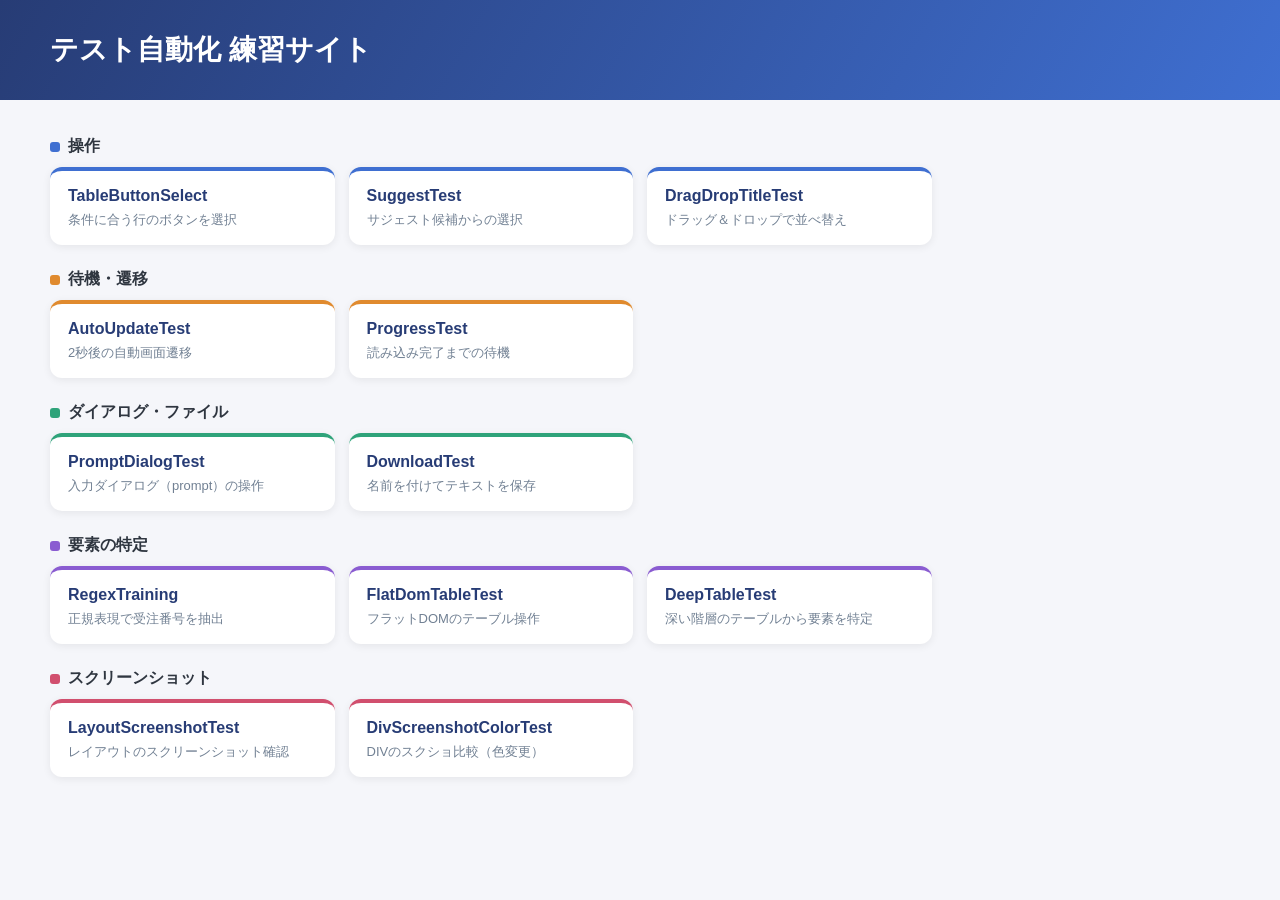
<file: index.html>
<!DOCTYPE html>
<html lang="ja">
<head>
  <meta charset="UTF-8">
  <meta name="viewport" content="width=device-width, initial-scale=1">
  <title>ホームページ</title>
  <link rel="stylesheet" href="assets/common.css">
  <style>
    .hero {
      background: linear-gradient(120deg, #273c75, #3f6fd1);
      color: #fff;
      padding: 32px 40px;
    }
    .hero .page-title {
      margin: 0;
      font-size: 28px;
      max-width: 1180px;
      margin: 0 auto;
    }
    .wrap {
      max-width: 1180px;
      margin: 0 auto;
      padding: 12px 40px 40px;
    }
    .category-title {
      display: flex;
      align-items: center;
      gap: 8px;
      margin: 24px 0 10px;
      font-size: 16px;
    }
    .category-title::before {
      content: "";
      width: 10px;
      height: 10px;
      border-radius: 3px;
      background: var(--cat-color);
    }
    .card-container {
      display: grid;
      grid-template-columns: repeat(auto-fill, minmax(240px, 1fr));
      gap: 14px;
    }
    .card {
      position: relative;
      background: #fff;
      border-radius: 12px;
      padding: 16px 18px;
      box-shadow: var(--shadow);
      border-top: 4px solid var(--cat-color);
      transition: transform 0.2s, box-shadow 0.2s;
    }
    .card:hover {
      transform: translateY(-3px);
      box-shadow: 0 8px 16px rgba(0, 0, 0, 0.12);
    }
    .card a {
      color: var(--primary);
      font-weight: bold;
      font-size: 16px;
      text-decoration: none;
      word-break: break-all;
    }
    /* カード全体をクリック可能にする */
    .card a::after {
      content: "";
      position: absolute;
      inset: 0;
    }
    .card-desc {
      margin: 6px 0 0;
      font-size: 13px;
      color: var(--muted);
    }
    @media (max-width: 600px) {
      .hero { padding: 24px 16px; }
      .wrap { padding: 8px 16px 32px; }
    }
  </style>
</head>
<body>
  <header class="hero">
    <h1 class="page-title" id="pageTitle">テスト自動化 練習サイト</h1>
  </header>

  <main class="wrap">
    <!-- カードは assets/site.js のページ一覧から生成されます -->
    <div id="indexCards"></div>
  </main>

  <script src="assets/site.js"></script>
</body>
</html>
</file>
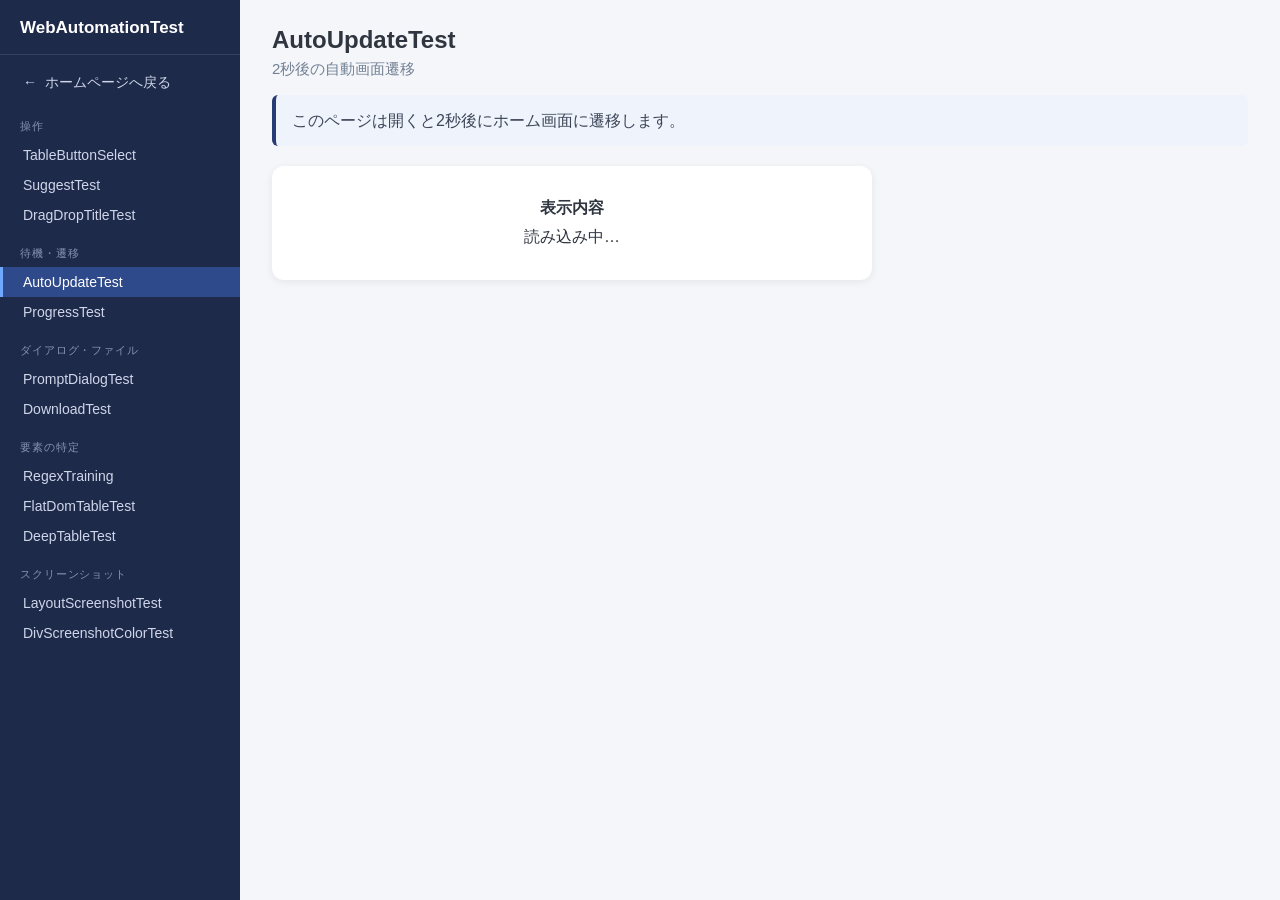
<file: AutoUpdateTest.html>
<!DOCTYPE html>
<html lang="ja">
<head>
  <meta charset="UTF-8">
  <meta name="viewport" content="width=device-width, initial-scale=1">
  <title>自動更新テスト</title>
  <link rel="stylesheet" href="assets/common.css">
  <style>
    main { max-width: 600px; margin: 0; padding: 0; }
    .card { background: #fff; border-radius: 12px; padding: 2rem; text-align: center; box-shadow: var(--shadow); }
    .card-label { font-weight: bold; margin-bottom: .5rem; }
  </style>
</head>
<body>
<div class="app">
  <aside class="sidebar" id="sidebar"></aside>
  <script src="assets/site.js"></script>

  <div class="content">
  <div class="page-head">
    <h1 class="page-title" id="pageTitle">AutoUpdateTest<span class="page-subtitle">2秒後の自動画面遷移</span></h1>
  </div>

  <p class="page-explain">このページは開くと2秒後にホーム画面に遷移します。</p>

  <main>
    <div class="card">
      <div class="card-label">表示内容</div>
      <div id="displayText">読み込み中…</div>
    </div>
  </main>

  <script>
    // ページ読み込み後2秒でホーム画面へ遷移
    setTimeout(() => {
      window.location.href = "index.html";
    }, 2000);
  </script>
  </div>
</div>
</body>
</html>
</file>
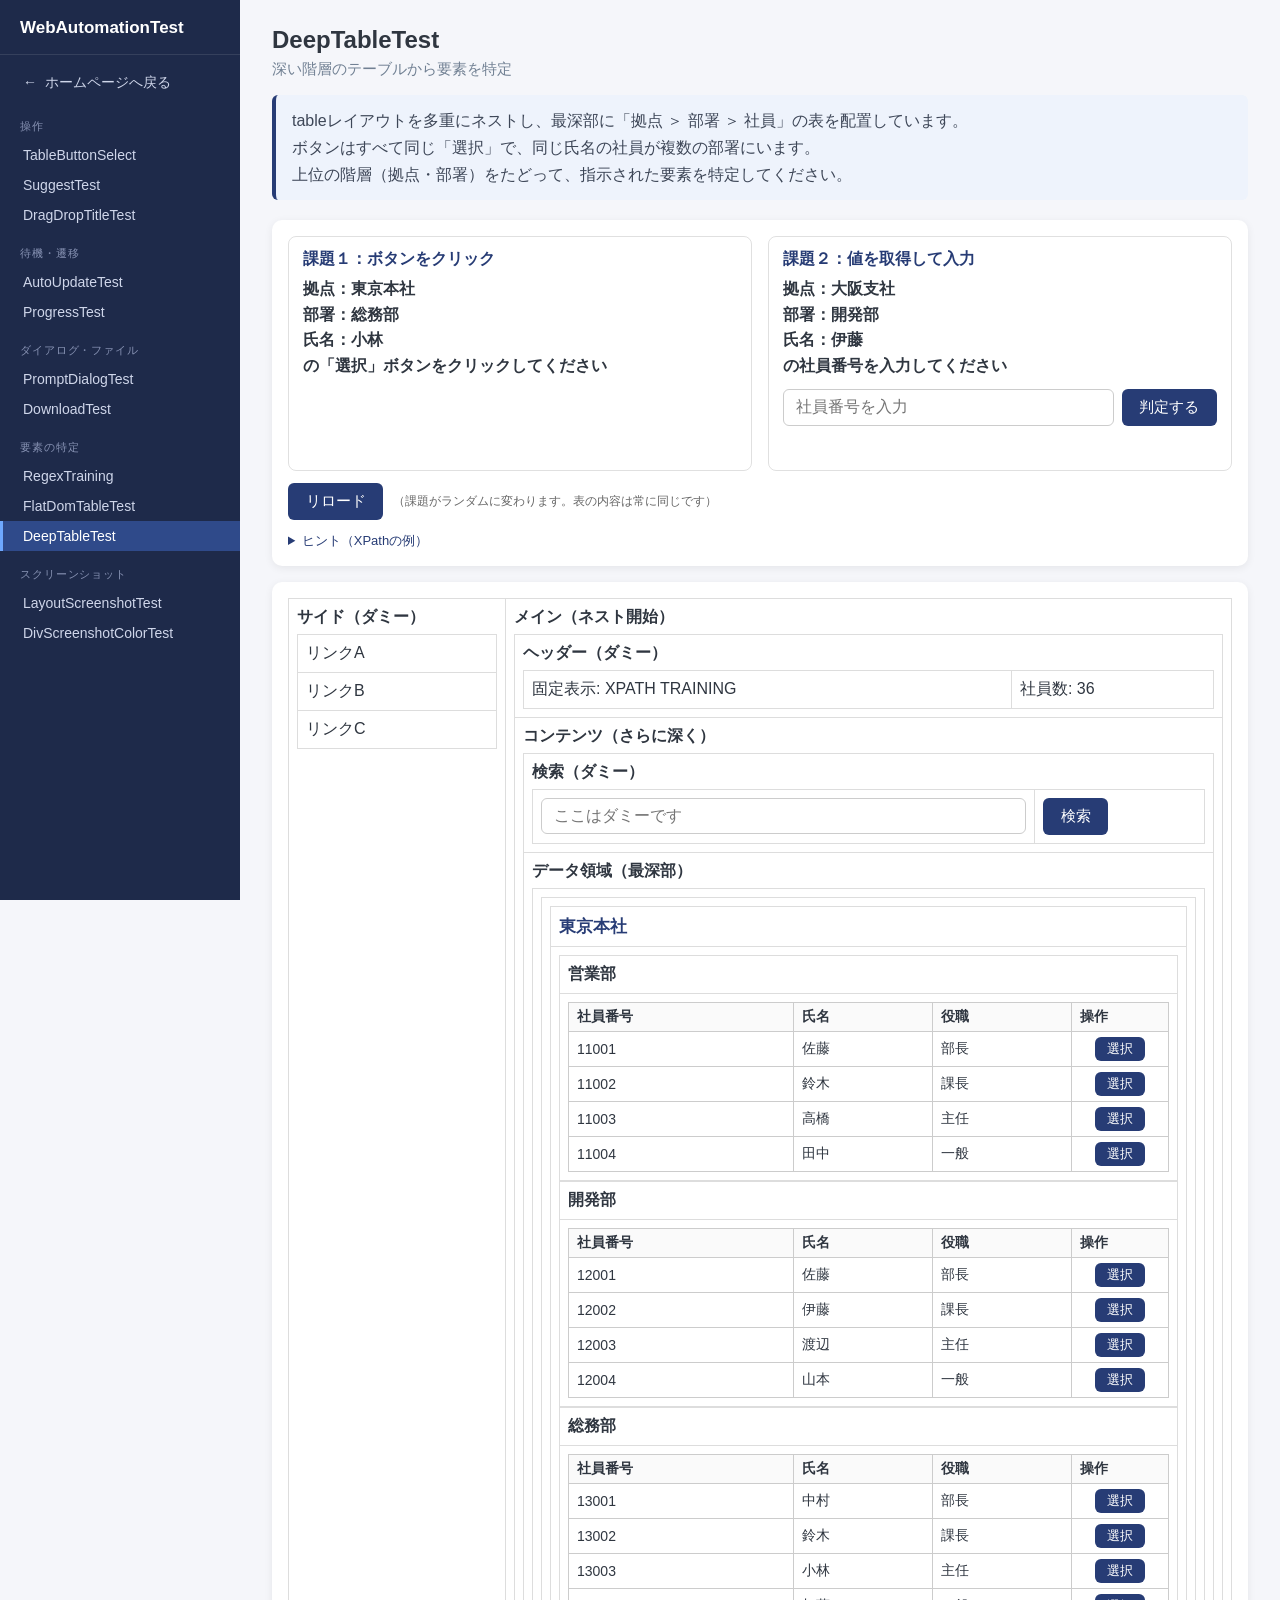
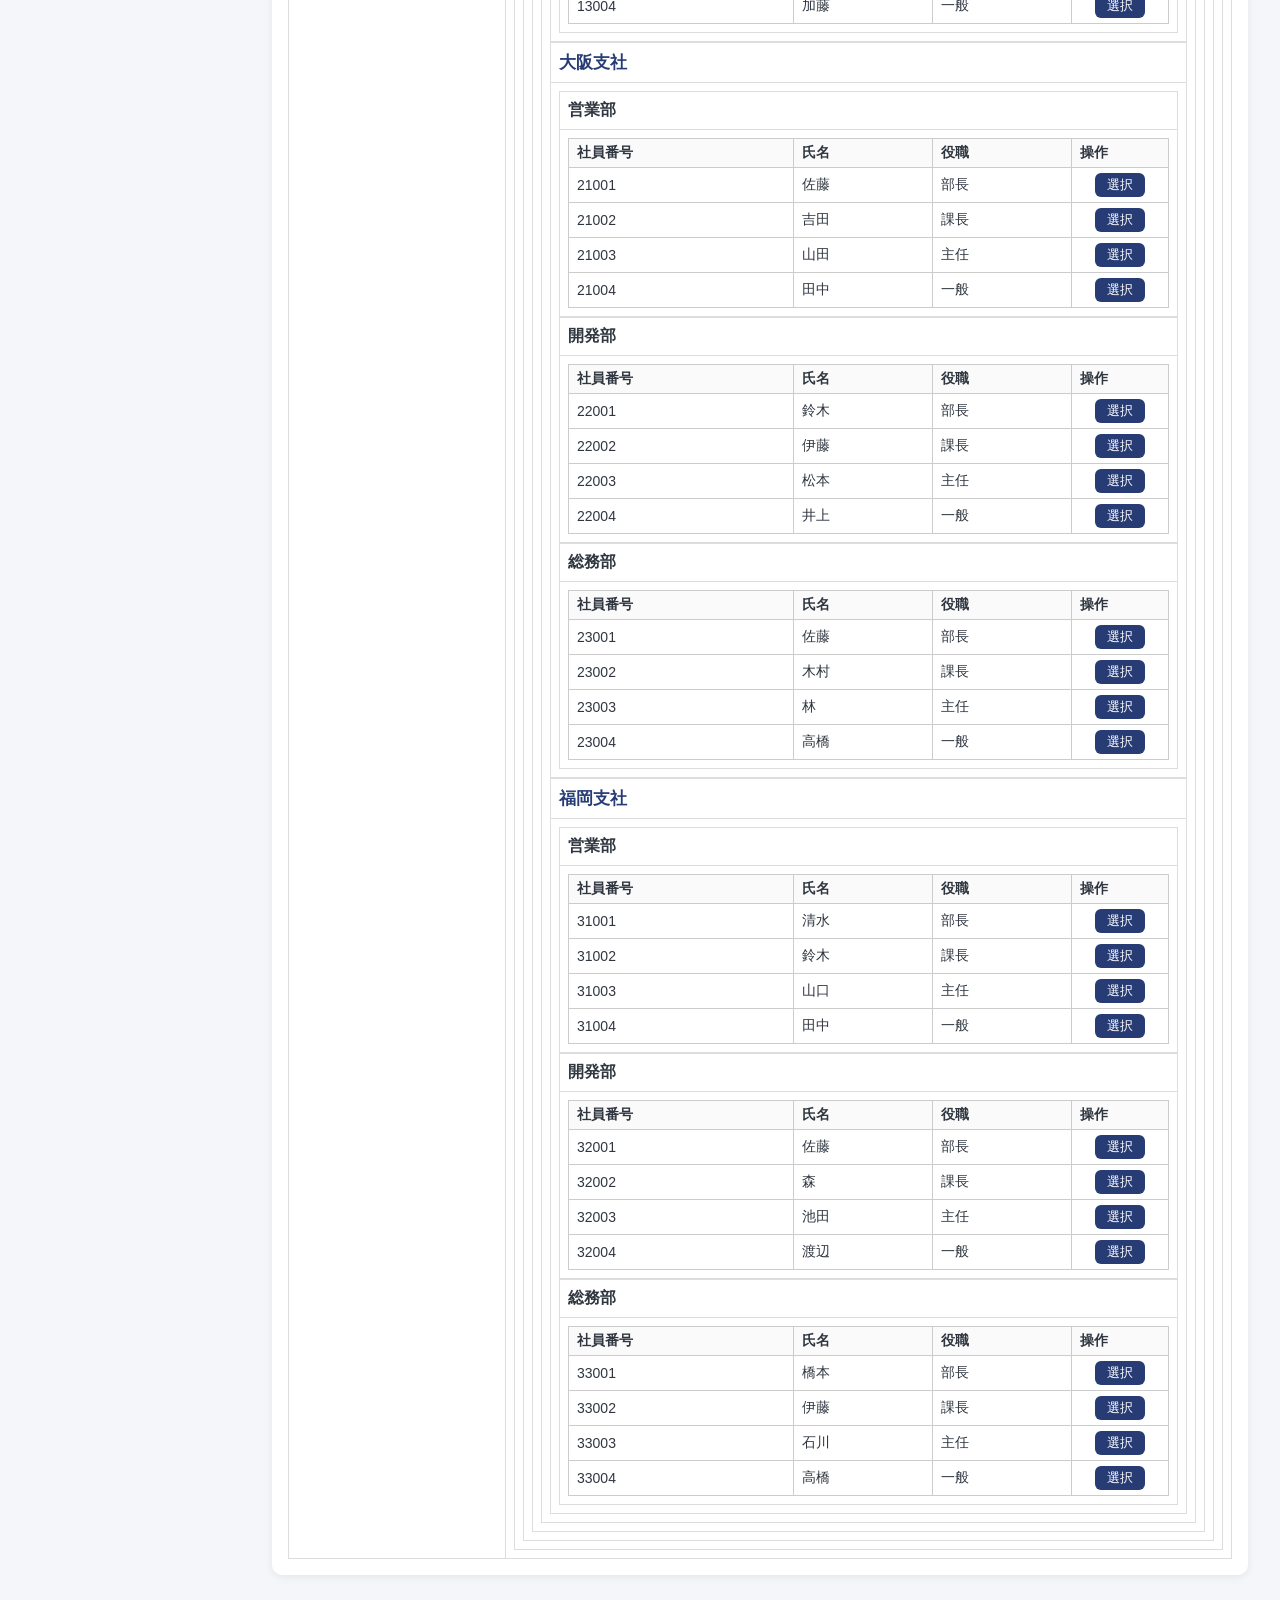
<file: DeepTableTest.html>
<!DOCTYPE html>
<html lang="ja">
<head>
  <meta charset="UTF-8" />
  <meta name="viewport" content="width=device-width, initial-scale=1" />
  <title>Deep Table XPath Test</title>
  <link rel="stylesheet" href="assets/common.css">
  <style>
    .container { max-width: 1100px; margin: 0; padding: 0; }
    .cardLike { background: #fff; border-radius: var(--radius); padding: 16px; box-shadow: var(--shadow); margin-bottom: 16px; }
    .section-label { font-weight: bold; margin-bottom: 6px; }
    .small { font-size: 12px; color: #666; }

    /* 課題エリア */
    .missions { display: grid; grid-template-columns: 1fr 1fr; gap: 16px; }
    .mission { border: 1px solid var(--border); border-radius: 8px; padding: 12px 14px; }
    .mission-title { font-weight: bold; margin-bottom: 6px; color: var(--primary); }
    .instruction { font-weight: bold; white-space: pre-line; margin: 6px 0 10px; line-height: 1.6; }
    .answer-row { display: flex; gap: 8px; flex-wrap: wrap; }
    .answer-row input[type="text"] { flex: 1; min-width: 160px; }
    .judge { margin-top: 10px; font-weight: bold; min-height: 1.4em; }
    .judge.ok { color: var(--ok); }
    .judge.ng { color: var(--ng); }
    .toolbar { display: flex; gap: 10px; align-items: center; margin-top: 12px; flex-wrap: wrap; }
    details.hint { margin-top: 12px; font-size: 13px; }
    details.hint summary { cursor: pointer; color: var(--primary); }
    details.hint pre {
      background: #f4f5f8;
      padding: 10px;
      border-radius: 6px;
      overflow-x: auto;
      font-size: 12px;
      line-height: 1.6;
    }

    /* レイアウト用の多重ネストtable */
    table.layout { width: 100%; border-collapse: collapse; }
    table.layout > tbody > tr > td { border: 1px solid #ddd; padding: 8px; vertical-align: top; }

    /* 拠点・部署の見出し */
    .site-name { font-weight: bold; font-size: 1.05rem; color: var(--primary); }
    .dept-name { font-weight: bold; }

    /* 社員テーブル */
    table.member { width: 100%; border-collapse: collapse; background: #fff; }
    table.member th, table.member td { border: 1px solid #ccc; padding: 5px 8px; font-size: 14px; }
    table.member th { background: #fafafa; text-align: left; }
    table.member td:last-child { width: 80px; text-align: center; }
    table.member button { padding: 3px 12px; font-size: 13px; }
    tr.clicked td { background: #fff7d6; }

    @media (max-width: 800px) {
      .missions { grid-template-columns: 1fr; }
    }
  </style>
</head>

<body>
<div class="app">
  <aside class="sidebar" id="sidebar"></aside>
  <script src="assets/site.js"></script>

  <div class="content">
  <div class="page-head">
    <h1 class="page-title" id="pageTitle">DeepTableTest<span class="page-subtitle">深い階層のテーブルから要素を特定</span></h1>
  </div>

  <p class="page-explain">
    tableレイアウトを多重にネストし、最深部に「拠点 ＞ 部署 ＞ 社員」の表を配置しています。<br>
    ボタンはすべて同じ「選択」で、同じ氏名の社員が複数の部署にいます。<br>
    上位の階層（拠点・部署）をたどって、指示された要素を特定してください。
  </p>

  <div class="container">
    <!-- 課題 -->
    <div class="cardLike">
      <div class="missions">
        <div class="mission" id="missionButton">
          <div class="mission-title">課題１：ボタンをクリック</div>
          <div class="instruction" id="instruction"></div>
          <div class="judge" id="judgeResult" aria-live="polite"></div>
        </div>

        <div class="mission" id="missionValue">
          <div class="mission-title">課題２：値を取得して入力</div>
          <div class="instruction" id="instructionValue"></div>
          <div class="answer-row">
            <input type="text" id="answerInput" placeholder="社員番号を入力" autocomplete="off">
            <button type="button" id="answerBtn">判定する</button>
          </div>
          <div class="judge" id="answerResult" aria-live="polite"></div>
        </div>
      </div>

      <div class="toolbar">
        <button type="button" id="reloadBtn">リロード</button>
        <span class="small">（課題がランダムに変わります。表の内容は常に同じです）</span>
      </div>

      <details class="hint">
        <summary>ヒント（XPathの例）</summary>
        <pre>// 拠点 → 部署 → 社員 の順に絞り込んで「選択」ボタンを取得
//table[contains(@class,'site')][.//span[@class='site-name']='大阪支社']
  //table[contains(@class,'dept')][.//span[@class='dept-name']='開発部']
  //tr[td[2]='鈴木']//button

// 同じ行の社員番号（1列目）を取得
//table[contains(@class,'site')][.//span[@class='site-name']='大阪支社']
  //table[contains(@class,'dept')][.//span[@class='dept-name']='開発部']
  //tr[td[2]='鈴木']/td[1]</pre>
      </details>
    </div>

    <!-- わざと深いtableネスト（レイアウト目的） -->
    <div class="cardLike">
      <table class="layout" aria-label="outer-layout">
        <tr>
          <td style="width: 200px;">
            <div class="section-label">サイド（ダミー）</div>
            <table class="layout" aria-label="sidebar-layout">
              <tr><td>リンクA</td></tr>
              <tr><td>リンクB</td></tr>
              <tr><td>リンクC</td></tr>
            </table>
          </td>

          <td>
            <div class="section-label">メイン（ネスト開始）</div>
            <table class="layout" aria-label="main-lv1">
              <tr>
                <td>
                  <div class="section-label">ヘッダー（ダミー）</div>
                  <table class="layout" aria-label="header-lv2">
                    <tr>
                      <td>固定表示: <span id="fixedText">XPATH TRAINING</span></td>
                      <td>社員数: <span id="rowCountText"></span></td>
                    </tr>
                  </table>
                </td>
              </tr>

              <tr>
                <td>
                  <div class="section-label">コンテンツ（さらに深く）</div>
                  <table class="layout" aria-label="content-lv2">
                    <tr>
                      <td>
                        <div class="section-label">検索（ダミー）</div>
                        <table class="layout" aria-label="search-lv3">
                          <tr>
                            <td><input type="text" placeholder="ここはダミーです" style="width:100%;" /></td>
                            <td><button type="button" onclick="alert('ダミーです')">検索</button></td>
                          </tr>
                        </table>
                      </td>
                    </tr>

                    <tr>
                      <td>
                        <div class="section-label">データ領域（最深部）</div>
                        <table class="layout" aria-label="data-lv3">
                          <tr>
                            <td>
                              <table class="layout" aria-label="data-lv4">
                                <tr>
                                  <!-- ここに「拠点 ＞ 部署 ＞ 社員」のtableをJSで生成 -->
                                  <td id="deepArea"></td>
                                </tr>
                              </table>
                            </td>
                          </tr>
                        </table>
                      </td>
                    </tr>
                  </table>
                </td>
              </tr>
            </table>
          </td>
        </tr>
      </table>
    </div>
  </div>

<script>
  // ---------------------------------------------------------
  // 固定データ（拠点 ＞ 部署 ＞ 社員）。同じ氏名が複数の部署に存在します。
  // ---------------------------------------------------------
  const DATA = [
    { site: "東京本社", depts: [
      { dept: "営業部", members: ["佐藤", "鈴木", "高橋", "田中"] },
      { dept: "開発部", members: ["佐藤", "伊藤", "渡辺", "山本"] },
      { dept: "総務部", members: ["中村", "鈴木", "小林", "加藤"] },
    ]},
    { site: "大阪支社", depts: [
      { dept: "営業部", members: ["佐藤", "吉田", "山田", "田中"] },
      { dept: "開発部", members: ["鈴木", "伊藤", "松本", "井上"] },
      { dept: "総務部", members: ["佐藤", "木村", "林", "高橋"] },
    ]},
    { site: "福岡支社", depts: [
      { dept: "営業部", members: ["清水", "鈴木", "山口", "田中"] },
      { dept: "開発部", members: ["佐藤", "森", "池田", "渡辺"] },
      { dept: "総務部", members: ["橋本", "伊藤", "石川", "高橋"] },
    ]},
  ];
  const POSITIONS = ["部長", "課長", "主任", "一般"];

  // 社員番号：拠点番号 + 部署番号 + 連番3桁（例：21003）
  const empNo = (s, d, m) => `${s + 1}${d + 1}${String(m + 1).padStart(3, "0")}`;

  // 全社員の一覧（課題作成用）
  const ALL = [];
  DATA.forEach((site, s) => site.depts.forEach((dept, d) => dept.members.forEach((name, m) => {
    ALL.push({ site: site.site, dept: dept.dept, name, no: empNo(s, d, m) });
  })));

  // ---------------------------------------------------------
  // 最深部のtableを生成（ボタンにidやdata属性は付けません）
  // ---------------------------------------------------------
  function buildTables() {
    const html = DATA.map((site, s) => `
      <table class="layout site">
        <tr><td><span class="site-name">${site.site}</span></td></tr>
        <tr><td>
          ${site.depts.map((dept, d) => `
          <table class="layout dept">
            <tr><td><span class="dept-name">${dept.dept}</span></td></tr>
            <tr><td>
              <table class="member">
                <thead><tr><th>社員番号</th><th>氏名</th><th>役職</th><th>操作</th></tr></thead>
                <tbody>
                  ${dept.members.map((name, m) => `
                  <tr>
                    <td>${empNo(s, d, m)}</td>
                    <td>${name}</td>
                    <td>${POSITIONS[m]}</td>
                    <td><button type="button">選択</button></td>
                  </tr>`).join("")}
                </tbody>
              </table>
            </td></tr>
          </table>`).join("")}
        </td></tr>
      </table>`).join("");
    document.getElementById("deepArea").innerHTML = html;
    document.getElementById("rowCountText").textContent = ALL.length;
  }

  // ---------------------------------------------------------
  // 課題
  // ---------------------------------------------------------
  let targetButton = null;
  let targetValue = null;

  const pick = () => ALL[Math.floor(Math.random() * ALL.length)];
  const describe = (t) => `拠点：${t.site}\n部署：${t.dept}\n氏名：${t.name}`;

  function setJudge(id, text, ok) {
    const el = document.getElementById(id);
    el.textContent = text;
    el.className = "judge" + (ok === undefined ? "" : ok ? " ok" : " ng");
  }

  function resetMissions() {
    targetButton = pick();
    do { targetValue = pick(); } while (targetValue === targetButton);

    document.getElementById("instruction").textContent = `${describe(targetButton)}\nの「選択」ボタンをクリックしてください`;
    document.getElementById("instructionValue").textContent = `${describe(targetValue)}\nの社員番号を入力してください`;
    document.getElementById("answerInput").value = "";
    setJudge("judgeResult", "");
    setJudge("answerResult", "");
    document.querySelectorAll("tr.clicked").forEach(tr => tr.classList.remove("clicked"));
  }

  // クリックされたボタンの位置（拠点・部署・氏名）をDOMからたどって判定
  document.getElementById("deepArea").addEventListener("click", (e) => {
    const btn = e.target.closest("table.member button");
    if (!btn) return;

    const tr = btn.closest("tr");
    const clicked = {
      site: tr.closest("table.site").querySelector(".site-name").textContent,
      dept: tr.closest("table.dept").querySelector(".dept-name").textContent,
      name: tr.cells[1].textContent,
    };

    document.querySelectorAll("tr.clicked").forEach(r => r.classList.remove("clicked"));
    tr.classList.add("clicked");

    const label = `${clicked.site} / ${clicked.dept} / ${clicked.name}`;
    const ok = clicked.site === targetButton.site && clicked.dept === targetButton.dept && clicked.name === targetButton.name;
    setJudge("judgeResult", ok ? `正解！（${label}）` : `不正解（クリックしたのは ${label}）`, ok);
  });

  function judgeValue() {
    const v = document.getElementById("answerInput").value.trim();
    if (v === "") return setJudge("answerResult", "入力してください", false);
    const ok = v === targetValue.no;
    setJudge("answerResult", ok ? "正解！" : "不正解", ok);
  }

  document.addEventListener("DOMContentLoaded", () => {
    buildTables();
    resetMissions();
    document.getElementById("reloadBtn").addEventListener("click", resetMissions);
    document.getElementById("answerBtn").addEventListener("click", judgeValue);
    document.getElementById("answerInput").addEventListener("keydown", (e) => {
      if (e.key === "Enter") judgeValue();
    });
  });
</script>
  </div>
</div>
</body>
</html>
</file>
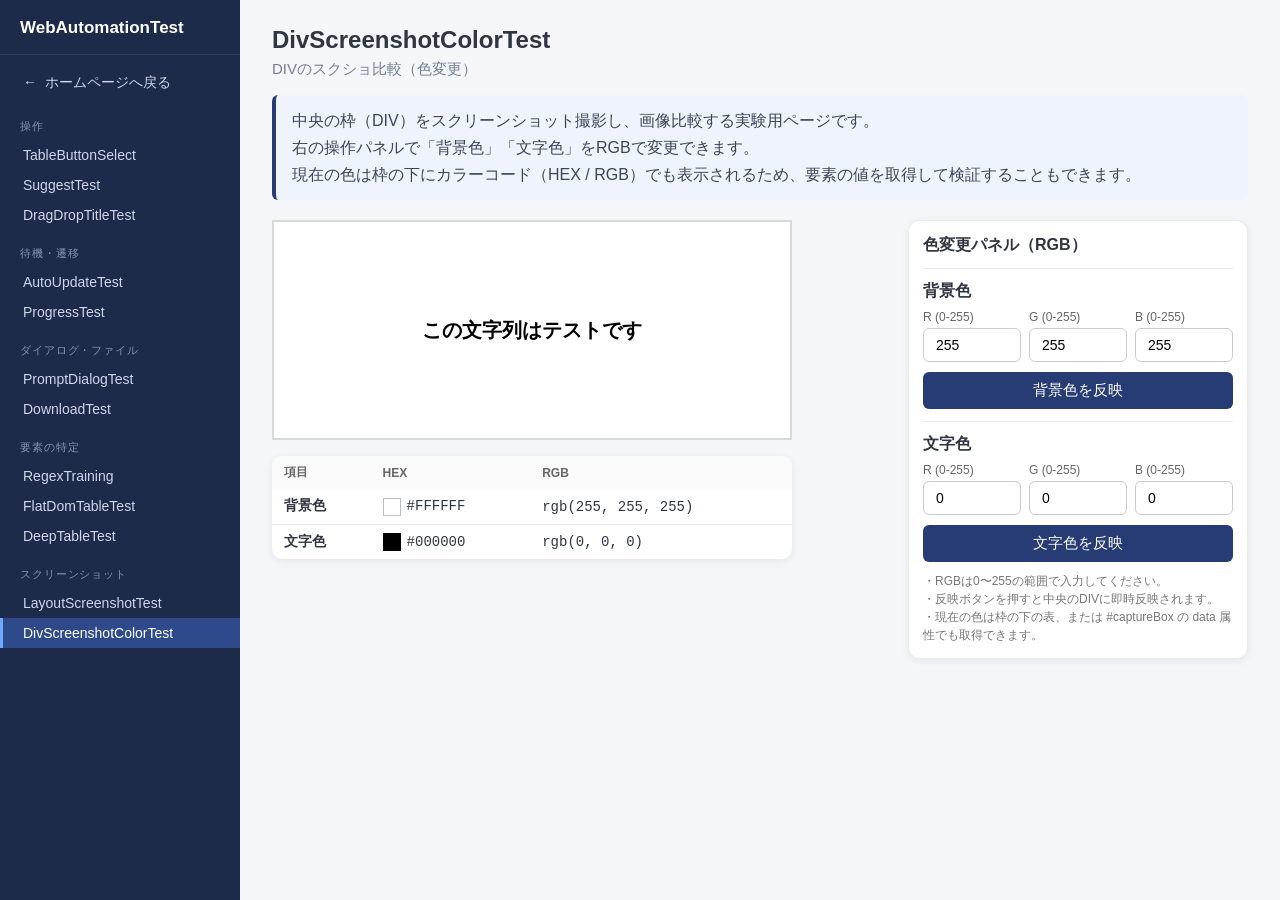
<file: DivScreenshotColorTest.html>
<!DOCTYPE html>
<html lang="ja">
<head>
  <meta charset="UTF-8" />
  <meta name="viewport" content="width=device-width, initial-scale=1" />
  <title>DIVスクショ比較（色変更）テスト</title>
  <link rel="stylesheet" href="assets/common.css">
  <style>
    .page { max-width: 1100px; margin: 0; padding: 0; box-sizing: border-box; }

    /* 中央に撮影対象＋右に操作パネル */
    .layout { display: grid; grid-template-columns: 1fr 340px; gap: 16px; align-items: start; }

    /* 撮影対象領域（スクショ対象にしやすいよう固定サイズ） */
    #captureBox {
      width: 520px;
      height: 220px;
      margin: 0;
      background: rgb(255, 255, 255);
      color: rgb(0, 0, 0);
      border: 2px solid rgba(0,0,0,0.15);
      border-radius: 0;
      display: flex;
      align-items: center;
      justify-content: center;
      font-family: Arial, sans-serif;
      font-size: 20px;
      font-weight: bold;
      box-sizing: border-box;
    }

    /* カラーコード表示（撮影対象の外に配置） */
    .color-info {
      width: 520px;
      max-width: 100%;
      margin: 16px 0 0;
      border-collapse: collapse;
      background: #fff;
      font-size: 14px;
      box-shadow: var(--shadow);
      border-radius: 10px;
      overflow: hidden;
    }
    .color-info th, .color-info td { padding: 8px 12px; border-bottom: 1px solid rgba(0,0,0,0.08); text-align: left; }
    .color-info tr:last-child th, .color-info tr:last-child td { border-bottom: none; }
    .color-info thead th { background: #fafafa; font-size: 12px; color: #666; }
    .color-info code { font-family: Consolas, "Courier New", monospace; font-size: 14px; }
    .swatch {
      display: inline-block;
      width: 16px;
      height: 16px;
      border: 1px solid rgba(0,0,0,0.25);
      vertical-align: middle;
      margin-right: 6px;
    }

    .panel { background: #fff; border: 1px solid rgba(0,0,0,0.08); border-radius: 12px; padding: 14px; box-sizing: border-box; box-shadow: var(--shadow); }
    .panel h3 { margin: 0 0 10px; font-size: 16px; }
    .group { border-top: 1px solid rgba(0,0,0,0.08); padding-top: 12px; margin-top: 12px; }
    .group-label { font-weight: bold; margin-bottom: 8px; }
    .row { display: grid; grid-template-columns: 1fr 1fr 1fr; gap: 8px; margin-bottom: 10px; }
    label { font-size: 12px; color: #666; display: block; margin-bottom: 4px; }
    input[type="number"] { width: 100%; font-size: 14px; }
    .panel button { width: 100%; }
    .note { margin-top: 10px; font-size: 12px; color: #777; line-height: 1.5; }

    @media (max-width: 900px) {
      .layout { grid-template-columns: 1fr; }
      #captureBox { width: 100%; max-width: 520px; }
    }
  </style>
</head>

<body>
<div class="app">
  <aside class="sidebar" id="sidebar"></aside>
  <script src="assets/site.js"></script>

  <div class="content">
  <div class="page-head">
    <h1 class="page-title" id="pageTitle">DivScreenshotColorTest<span class="page-subtitle">DIVのスクショ比較（色変更）</span></h1>
  </div>

  <p class="page-explain">
    中央の枠（DIV）をスクリーンショット撮影し、画像比較する実験用ページです。<br>
    右の操作パネルで「背景色」「文字色」をRGBで変更できます。<br>
    現在の色は枠の下にカラーコード（HEX / RGB）でも表示されるため、要素の値を取得して検証することもできます。
  </p>

  <div class="page">
    <div class="layout">
      <div class="capture-col">
        <!-- 撮影対象のDIV（現在の色を data 属性にも保持） -->
        <div id="captureBox" data-bg-color="#FFFFFF" data-text-color="#000000">この文字列はテストです</div>

        <!-- 現在のカラーコード -->
        <table class="color-info" id="colorInfo" aria-label="color-info">
          <thead>
            <tr><th>項目</th><th>HEX</th><th>RGB</th></tr>
          </thead>
          <tbody>
            <tr id="bgColorRow">
              <th>背景色</th>
              <td><span class="swatch" id="bgSwatch"></span><code id="bgColorHex">#FFFFFF</code></td>
              <td><code id="bgColorRgb">rgb(255, 255, 255)</code></td>
            </tr>
            <tr id="textColorRow">
              <th>文字色</th>
              <td><span class="swatch" id="textSwatch"></span><code id="textColorHex">#000000</code></td>
              <td><code id="textColorRgb">rgb(0, 0, 0)</code></td>
            </tr>
          </tbody>
        </table>
      </div>

      <!-- 操作パネル -->
      <aside class="panel">
        <h3>色変更パネル（RGB）</h3>

        <div class="group">
          <div class="group-label">背景色</div>
          <div class="row">
            <div><label for="bgR">R (0-255)</label><input id="bgR" type="number" min="0" max="255" value="255"></div>
            <div><label for="bgG">G (0-255)</label><input id="bgG" type="number" min="0" max="255" value="255"></div>
            <div><label for="bgB">B (0-255)</label><input id="bgB" type="number" min="0" max="255" value="255"></div>
          </div>
          <button id="applyBgBtn" type="button">背景色を反映</button>
        </div>

        <div class="group">
          <div class="group-label">文字色</div>
          <div class="row">
            <div><label for="txR">R (0-255)</label><input id="txR" type="number" min="0" max="255" value="0"></div>
            <div><label for="txG">G (0-255)</label><input id="txG" type="number" min="0" max="255" value="0"></div>
            <div><label for="txB">B (0-255)</label><input id="txB" type="number" min="0" max="255" value="0"></div>
          </div>
          <button id="applyTextBtn" type="button">文字色を反映</button>
        </div>

        <div class="note">
          ・RGBは0〜255の範囲で入力してください。<br>
          ・反映ボタンを押すと中央のDIVに即時反映されます。<br>
          ・現在の色は枠の下の表、または #captureBox の data 属性でも取得できます。
        </div>
      </aside>
    </div>
  </div>

  <script>
    const captureBox = document.getElementById("captureBox");

    function clamp255(v) {
      const n = Number(v);
      if (Number.isNaN(n)) return 0;
      return Math.max(0, Math.min(255, Math.floor(n)));
    }

    // 入力値を0〜255に丸めて取得し、丸めた値を入力欄にも戻す
    function readRGB(prefix) {
      return ["R", "G", "B"].map(c => {
        const el = document.getElementById(prefix + c);
        const v = clamp255(el.value);
        el.value = v;
        return v;
      });
    }

    const toRgbText = ([r, g, b]) => `rgb(${r}, ${g}, ${b})`;
    const toHex = (rgb) => "#" + rgb.map(v => v.toString(16).padStart(2, "0")).join("").toUpperCase();

    // カラーコード表示を更新（type: "bg" or "text"）
    function updateColorInfo(type, rgb) {
      const hex = toHex(rgb);
      const rgbText = toRgbText(rgb);
      document.getElementById(type + "ColorHex").textContent = hex;
      document.getElementById(type + "ColorRgb").textContent = rgbText;
      document.getElementById(type + "Swatch").style.backgroundColor = rgbText;
      captureBox.dataset[type === "bg" ? "bgColor" : "textColor"] = hex;
    }

    document.getElementById("applyBgBtn").addEventListener("click", () => {
      const rgb = readRGB("bg");
      captureBox.style.backgroundColor = toRgbText(rgb);
      updateColorInfo("bg", rgb);
    });

    document.getElementById("applyTextBtn").addEventListener("click", () => {
      const rgb = readRGB("tx");
      captureBox.style.color = toRgbText(rgb);
      updateColorInfo("text", rgb);
    });

    // 初期表示
    updateColorInfo("bg", readRGB("bg"));
    updateColorInfo("text", readRGB("tx"));
  </script>
  </div>
</div>
</body>
</html>
</file>
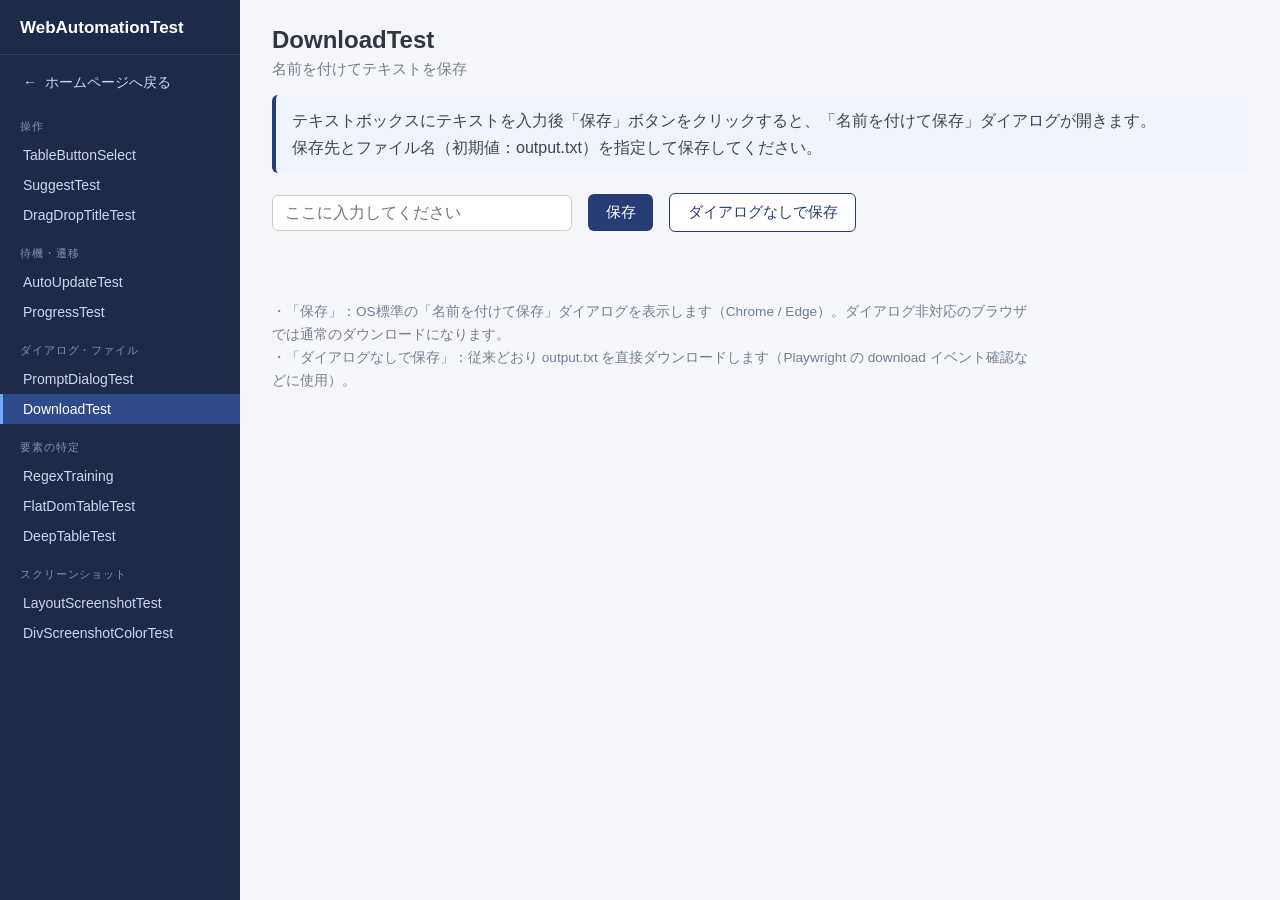
<file: DownloadTest.html>
<!DOCTYPE html>
<html lang="ja">
<head>
  <meta charset="UTF-8">
  <meta name="viewport" content="width=device-width, initial-scale=1">
  <title>テキスト保存ページ</title>
  <link rel="stylesheet" href="assets/common.css">
  <style>
    .container {
      display: flex;
      justify-content: flex-start;
      align-items: center;
      flex-wrap: wrap;
      gap: 1rem;
      margin-top: 0;
    }
    #textInput { width: 300px; }
    .status {
      text-align: left;
      margin-top: 1.25rem;
      min-height: 1.5em;
      font-weight: bold;
    }
    .status.ok { color: var(--ok); }
    .status.ng { color: var(--ng); }
    .note {
      max-width: 760px;
      margin: 1.5rem 0 0;
      padding: 0;
      font-size: 0.85rem;
      color: var(--muted);
      line-height: 1.7;
    }
  </style>
</head>
<body>
<div class="app">
  <aside class="sidebar" id="sidebar"></aside>
  <script src="assets/site.js"></script>

  <div class="content">
  <div class="page-head">
    <h1 class="page-title" id="pageTitle">DownloadTest<span class="page-subtitle">名前を付けてテキストを保存</span></h1>
  </div>

  <p class="page-explain">テキストボックスにテキストを入力後「保存」ボタンをクリックすると、「名前を付けて保存」ダイアログが開きます。<br>保存先とファイル名（初期値：output.txt）を指定して保存してください。</p>

  <div class="container">
    <input type="text" id="textInput" placeholder="ここに入力してください">
    <button id="saveBtn" type="button" onclick="downloadText()">保存</button>
    <button id="directDownloadBtn" type="button" class="secondary" onclick="directDownload()">ダイアログなしで保存</button>
  </div>

  <div id="statusText" class="status" aria-live="polite"></div>

  <div class="note">
    ・「保存」：OS標準の「名前を付けて保存」ダイアログを表示します（Chrome / Edge）。ダイアログ非対応のブラウザでは通常のダウンロードになります。<br>
    ・「ダイアログなしで保存」：従来どおり output.txt を直接ダウンロードします（Playwright の download イベント確認などに使用）。
  </div>

  <script>
    const DEFAULT_FILE_NAME = "output.txt";

    function setStatus(message, type) {
      const el = document.getElementById("statusText");
      el.textContent = message;
      el.className = "status" + (type ? " " + type : "");
    }

    function getText() {
      const text = document.getElementById("textInput").value;
      if (!text) {
        alert("テキストを入力してください");
        return null;
      }
      return text;
    }

    // 従来方式：<a download> による直接ダウンロード
    function anchorDownload(text) {
      const blob = new Blob([text], { type: "text/plain" });
      const url = URL.createObjectURL(blob);
      const a = document.createElement("a");
      a.href = url;
      a.download = DEFAULT_FILE_NAME;
      document.body.appendChild(a);
      a.click();
      a.remove();
      URL.revokeObjectURL(url);
    }

    // 「保存」ボタン：名前を付けて保存ダイアログを表示
    async function downloadText() {
      const text = getText();
      if (text === null) return;

      if (!("showSaveFilePicker" in window)) {
        anchorDownload(text);
        setStatus("このブラウザは保存ダイアログに対応していないため、" + DEFAULT_FILE_NAME + " をダウンロードしました。", "ok");
        return;
      }

      try {
        const handle = await window.showSaveFilePicker({
          suggestedName: DEFAULT_FILE_NAME,
          types: [{ description: "テキストファイル", accept: { "text/plain": [".txt"] } }],
        });
        const writable = await handle.createWritable();
        await writable.write(new Blob([text], { type: "text/plain" }));
        await writable.close();
        setStatus("保存しました：" + handle.name, "ok");
      } catch (e) {
        if (e.name === "AbortError") {
          setStatus("保存をキャンセルしました。", "ng");
        } else {
          setStatus("保存に失敗しました：" + e.message, "ng");
        }
      }
    }

    // 「ダイアログなしで保存」ボタン
    function directDownload() {
      const text = getText();
      if (text === null) return;
      anchorDownload(text);
      setStatus(DEFAULT_FILE_NAME + " をダウンロードしました。", "ok");
    }
  </script>
  </div>
</div>
</body>
</html>
</file>
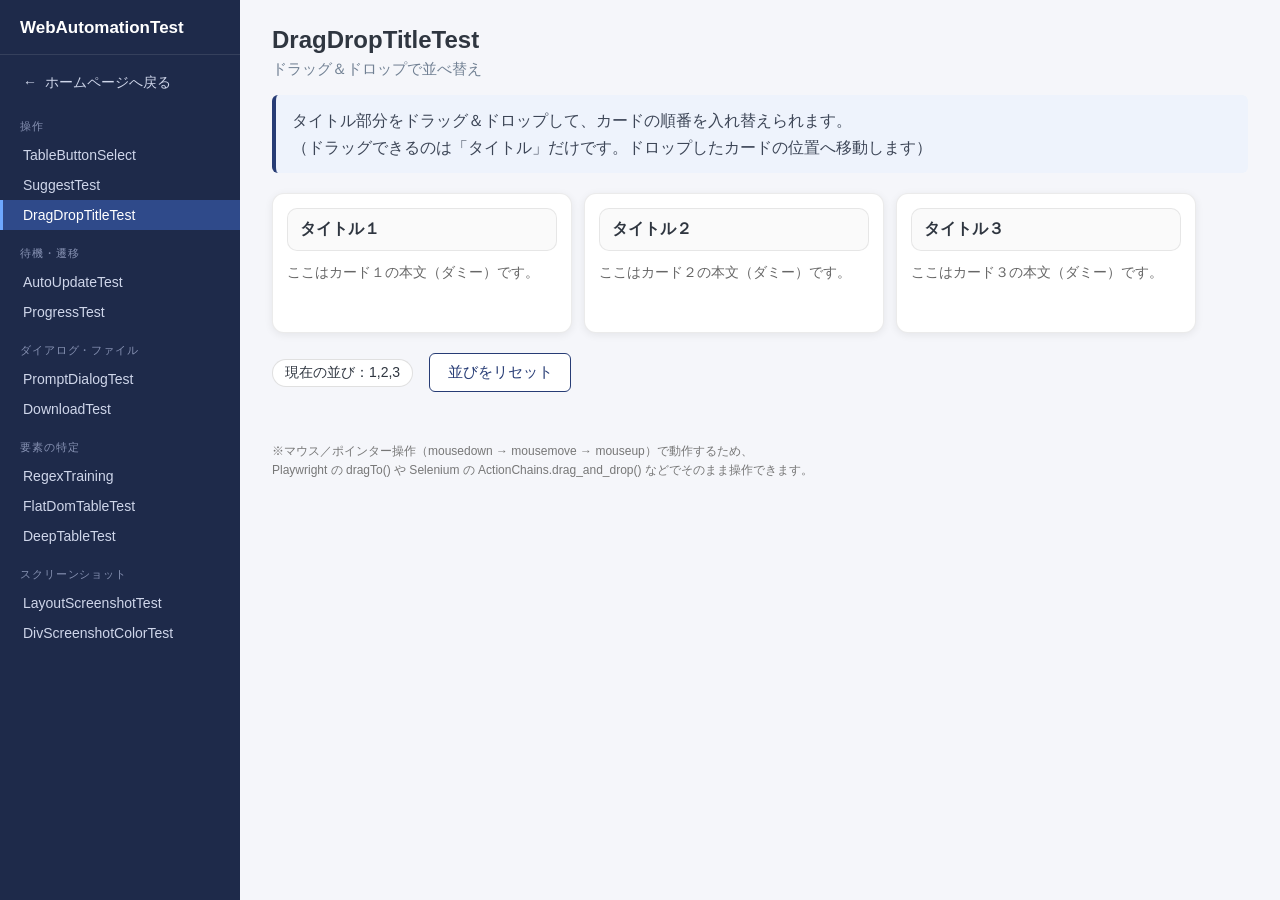
<file: DragDropTitleTest.html>
<!DOCTYPE html>
<html lang="ja">
<head>
  <meta charset="UTF-8" />
  <meta name="viewport" content="width=device-width, initial-scale=1" />
  <title>ドラッグ＆ドロップ（タイトル入れ替え）</title>
  <link rel="stylesheet" href="assets/common.css">
  <style>
    .page { max-width: 1100px; margin: 0; padding: 0; box-sizing: border-box; }

    .cards {
      display: flex;
      gap: 12px;
      justify-content: flex-start;
      align-items: stretch;
      flex-wrap: nowrap; /* 3枚横並びを維持 */
    }

    .card {
      width: 300px;
      background: #fff;
      border: 1px solid rgba(0,0,0,0.08);
      border-radius: 12px;
      padding: 14px;
      box-sizing: border-box;
      display: flex;
      flex-direction: column;
      min-height: 140px;
      box-shadow: var(--shadow);
    }

    /* ドラッグ対象：タイトルバー */
    .card-title {
      font-weight: bold;
      padding: 10px 12px;
      border-radius: 10px;
      background: #fafafa;
      border: 1px solid rgba(0,0,0,0.08);
      cursor: grab;
      user-select: none;
      touch-action: none; /* タッチ操作でもスクロールさせずドラッグ */
      margin-bottom: 10px;
    }
    .card-body { color: #666; font-size: 14px; line-height: 1.6; }

    /* ドラッグ中の見た目 */
    body.is-dragging, body.is-dragging * { cursor: grabbing !important; user-select: none; }
    .dragging { opacity: 0.5; }
    .drop-target { outline: 2px dashed rgba(39,60,117,0.6); outline-offset: 4px; }

    .status-bar {
      display: flex;
      justify-content: flex-start;
      align-items: center;
      gap: 16px;
      flex-wrap: wrap;
      margin-top: 20px;
    }
    .badge {
      display: inline-block;
      padding: 4px 12px;
      border: 1px solid var(--border);
      border-radius: 999px;
      background: #fff;
      font-size: 14px;
    }
    #dragResult { text-align: left; margin-top: 12px; min-height: 1.5em; font-weight: bold; }
    .hint { margin-top: 14px; text-align: left; font-size: 12px; color: #777; line-height: 1.6; }
  </style>
</head>

<body>
<div class="app">
  <aside class="sidebar" id="sidebar"></aside>
  <script src="assets/site.js"></script>

  <div class="content">
  <div class="page-head">
    <h1 class="page-title" id="pageTitle">DragDropTitleTest<span class="page-subtitle">ドラッグ＆ドロップで並べ替え</span></h1>
  </div>

  <p class="page-explain">
    タイトル部分をドラッグ＆ドロップして、カードの順番を入れ替えられます。<br>
    （ドラッグできるのは「タイトル」だけです。ドロップしたカードの位置へ移動します）
  </p>

  <div class="page">
    <div class="cards" id="cards" data-order="1,2,3">
      <div class="card" id="card-1" data-card="1" data-testid="card-1">
        <div class="card-title" id="title-1" data-testid="card-title-1">タイトル１</div>
        <div class="card-body">ここはカード１の本文（ダミー）です。</div>
      </div>

      <div class="card" id="card-2" data-card="2" data-testid="card-2">
        <div class="card-title" id="title-2" data-testid="card-title-2">タイトル２</div>
        <div class="card-body">ここはカード２の本文（ダミー）です。</div>
      </div>

      <div class="card" id="card-3" data-card="3" data-testid="card-3">
        <div class="card-title" id="title-3" data-testid="card-title-3">タイトル３</div>
        <div class="card-body">ここはカード３の本文（ダミー）です。</div>
      </div>
    </div>

    <div class="status-bar">
      <span class="badge">現在の並び：<span id="orderText" data-testid="order-text">1,2,3</span></span>
      <button type="button" id="resetOrderBtn" class="secondary">並びをリセット</button>
    </div>
    <div id="dragResult" aria-live="polite"></div>

    <div class="hint">
      ※マウス／ポインター操作（mousedown → mousemove → mouseup）で動作するため、<br>
      Playwright の dragTo() や Selenium の ActionChains.drag_and_drop() などでそのまま操作できます。
    </div>
  </div>

  <script>
    const container = document.getElementById("cards");
    const orderText = document.getElementById("orderText");
    const dragResult = document.getElementById("dragResult");
    const INITIAL_ORDER = ["1", "2", "3"];

    let draggedCard = null;

    const getCards = () => Array.from(container.querySelectorAll(".card"));
    const titleOf = (card) => card.querySelector(".card-title").textContent;

    // 指定座標にあるカードを取得
    function cardAt(x, y) {
      const el = document.elementFromPoint(x, y);
      return el ? el.closest("#cards .card") : null;
    }

    function clearDropTargets() {
      container.querySelectorAll(".drop-target").forEach(el => el.classList.remove("drop-target"));
    }

    // 現在の並び順を画面と data-order 属性に反映
    function updateOrder() {
      const order = getCards().map(c => c.dataset.card).join(",");
      container.dataset.order = order;
      orderText.textContent = order;
    }

    // ドロップ先カードの位置へ移動（ドロップ座標に依存せず結果が一定）
    //  ・左から右へ移動 → ドロップ先の後ろに挿入
    //  ・右から左へ移動 → ドロップ先の前に挿入
    function moveCard(card, target) {
      const cards = getCards();
      const from = cards.indexOf(card);
      const to = cards.indexOf(target);
      if (from < to) {
        container.insertBefore(card, target.nextSibling);
      } else {
        container.insertBefore(card, target);
      }
      updateOrder();
      dragResult.textContent = `${titleOf(card)} を ${titleOf(target)} の位置へ移動しました`;
    }

    function endDrag() {
      if (draggedCard) draggedCard.classList.remove("dragging");
      document.body.classList.remove("is-dragging");
      clearDropTargets();
      draggedCard = null;
    }

    // ドラッグ開始：タイトルの上でのみ
    container.addEventListener("pointerdown", (e) => {
      const title = e.target.closest(".card-title");
      if (!title || e.button !== 0) return;
      e.preventDefault(); // テキスト選択を防止
      draggedCard = title.closest(".card");
      draggedCard.classList.add("dragging");
      document.body.classList.add("is-dragging");
    });

    // ドラッグ中：ドロップ先候補をハイライト
    document.addEventListener("pointermove", (e) => {
      if (!draggedCard) return;
      const over = cardAt(e.clientX, e.clientY);
      clearDropTargets();
      if (over && over !== draggedCard) over.classList.add("drop-target");
    });

    // ドロップ
    document.addEventListener("pointerup", (e) => {
      if (!draggedCard) return;
      const target = cardAt(e.clientX, e.clientY);
      if (target && target !== draggedCard) moveCard(draggedCard, target);
      endDrag();
    });

    document.addEventListener("pointercancel", endDrag);

    // 並びをリセット
    document.getElementById("resetOrderBtn").addEventListener("click", () => {
      INITIAL_ORDER.forEach(no => container.appendChild(document.getElementById("card-" + no)));
      updateOrder();
      dragResult.textContent = "";
    });
  </script>
  </div>
</div>
</body>
</html>
</file>
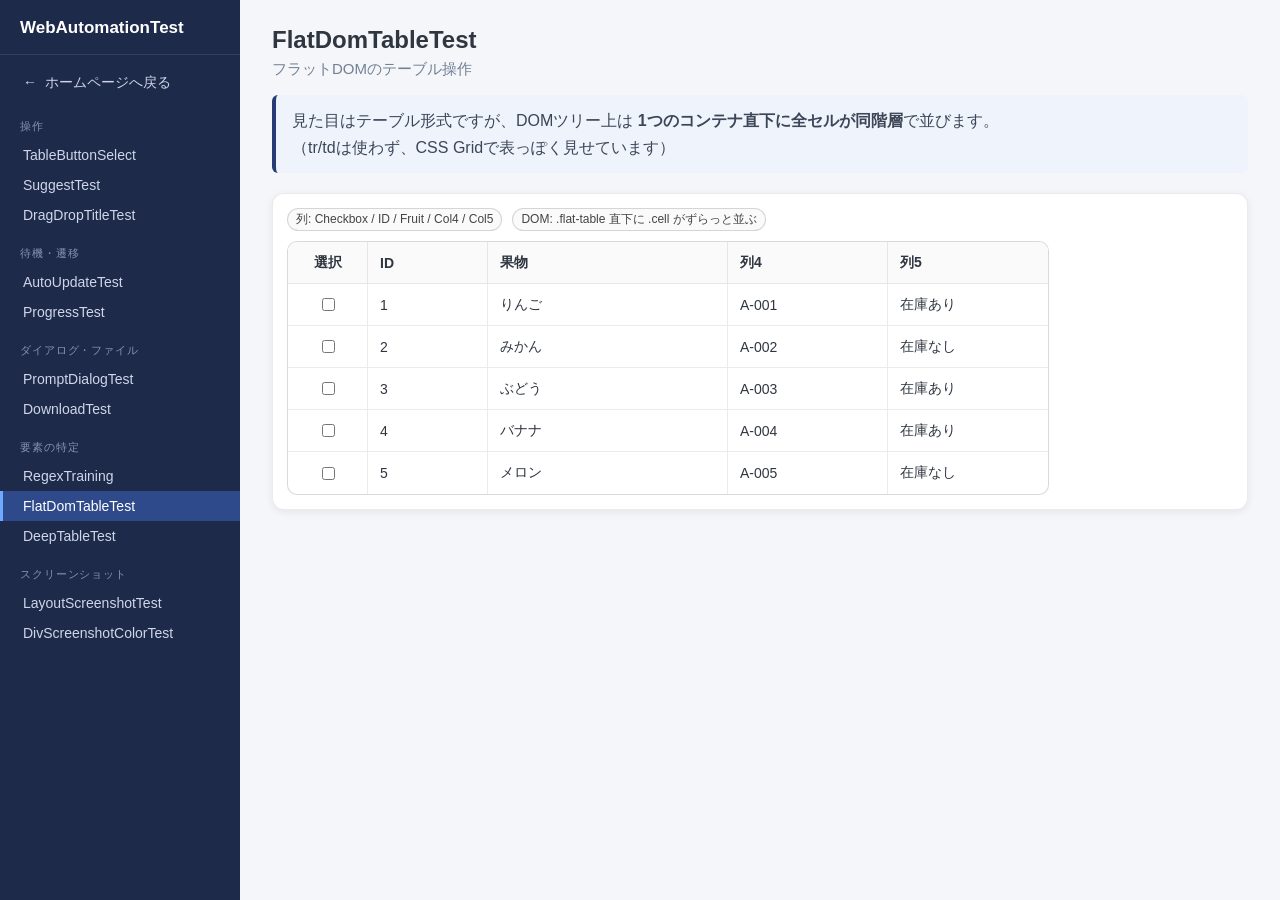
<file: FlatDomTableTest.html>
<!DOCTYPE html>
<html lang="ja">
<head>
  <meta charset="UTF-8" />
  <meta name="viewport" content="width=device-width, initial-scale=1" />
  <title>フラットDOM テーブル風</title>
  <link rel="stylesheet" href="assets/common.css">
  <style>
    .page { max-width: 1100px; margin: 0; padding: 0; box-sizing: border-box; }
    .panel { background: #fff; border: 1px solid rgba(0,0,0,0.08); border-radius: 12px; padding: 14px; box-shadow: var(--shadow); }
    .badges { display: flex; gap: 10px; align-items: center; margin-bottom: 10px; flex-wrap: wrap; }

    /* テーブルに見せるためのグリッド
       1列目: checkbox / 2列目: id / 3列目: fruit / 4・5列目: 追加列 */
    .flat-table {
      display: grid;
      grid-template-columns: 80px 120px 240px 160px 160px;
      border: 1px solid rgba(0,0,0,0.15);
      border-radius: 10px;
      overflow: hidden;
      background: #fff;
      width: max-content;
    }
    .cell {
      padding: 10px 12px;
      border-bottom: 1px solid rgba(0,0,0,0.08);
      border-right: 1px solid rgba(0,0,0,0.08);
      box-sizing: border-box;
      white-space: nowrap;
      overflow: hidden;
      text-overflow: ellipsis;
      font-size: 14px;
      display: flex;
      align-items: center;
      min-height: 42px;
    }
    .cell.header { background: #fafafa; font-weight: bold; position: sticky; top: 0; z-index: 1; }
    .cell.end-col { border-right: none; }
    .cell.end-row { border-bottom: none; }
    .cell.center { justify-content: center; }
    .cell.right { justify-content: flex-end; }

    .table-scroll { overflow: auto; }

    .badge {
      display: inline-block;
      padding: 2px 8px;
      border: 1px solid rgba(0,0,0,0.15);
      border-radius: 999px;
      font-size: 12px;
      background: #fafafa;
      color: #444;
    }
  </style>
</head>

<body>
<div class="app">
  <aside class="sidebar" id="sidebar"></aside>
  <script src="assets/site.js"></script>

  <div class="content">
  <div class="page-head">
    <h1 class="page-title" id="pageTitle">FlatDomTableTest<span class="page-subtitle">フラットDOMのテーブル操作</span></h1>
  </div>

  <p class="page-explain">
    見た目はテーブル形式ですが、DOMツリー上は <b>1つのコンテナ直下に全セルが同階層</b>で並びます。<br>
    （tr/tdは使わず、CSS Gridで表っぽく見せています）
  </p>

  <div class="page">
    <div class="panel">
      <div class="badges">
        <span class="badge">列: Checkbox / ID / Fruit / Col4 / Col5</span>
        <span class="badge">DOM: .flat-table 直下に .cell がずらっと並ぶ</span>
      </div>

      <div class="table-scroll">
        <!-- ここ直下が全部同階層（セルがフラットに並ぶ） -->
        <div class="flat-table" id="flatTable">
          <div class="cell header center">選択</div>
          <div class="cell header">ID</div>
          <div class="cell header">果物</div>
          <div class="cell header">列4</div>
          <div class="cell header end-col">列5</div>

          <div class="cell center"><input type="checkbox" aria-label="row1-check"></div>
          <div class="cell">1</div>
          <div class="cell">りんご</div>
          <div class="cell">A-001</div>
          <div class="cell end-col">在庫あり</div>

          <div class="cell center"><input type="checkbox" aria-label="row2-check"></div>
          <div class="cell">2</div>
          <div class="cell">みかん</div>
          <div class="cell">A-002</div>
          <div class="cell end-col">在庫なし</div>

          <div class="cell center"><input type="checkbox" aria-label="row3-check"></div>
          <div class="cell">3</div>
          <div class="cell">ぶどう</div>
          <div class="cell">A-003</div>
          <div class="cell end-col">在庫あり</div>

          <div class="cell center"><input type="checkbox" aria-label="row4-check"></div>
          <div class="cell">4</div>
          <div class="cell">バナナ</div>
          <div class="cell">A-004</div>
          <div class="cell end-col">在庫あり</div>

          <div class="cell center"><input type="checkbox" aria-label="row5-check"></div>
          <div class="cell">5</div>
          <div class="cell">メロン</div>
          <div class="cell">A-005</div>
          <div class="cell end-col">在庫なし</div>
        </div>
      </div>
    </div>
  </div>

  <script>
    // 最後の行の下罫線を消す（DOMはフラットなので最終行のセルを計算して class を付与）
    (function () {
      const COLS = 5; // grid-template-columns の列数
      const cells = Array.from(document.querySelectorAll("#flatTable .cell"));
      const dataRows = Math.floor((cells.length - COLS) / COLS);
      const lastRowStart = COLS + (dataRows - 1) * COLS;
      for (let i = 0; i < COLS; i++) {
        const c = cells[lastRowStart + i];
        if (c) c.classList.add("end-row");
      }
    })();
  </script>
  </div>
</div>
</body>
</html>
</file>
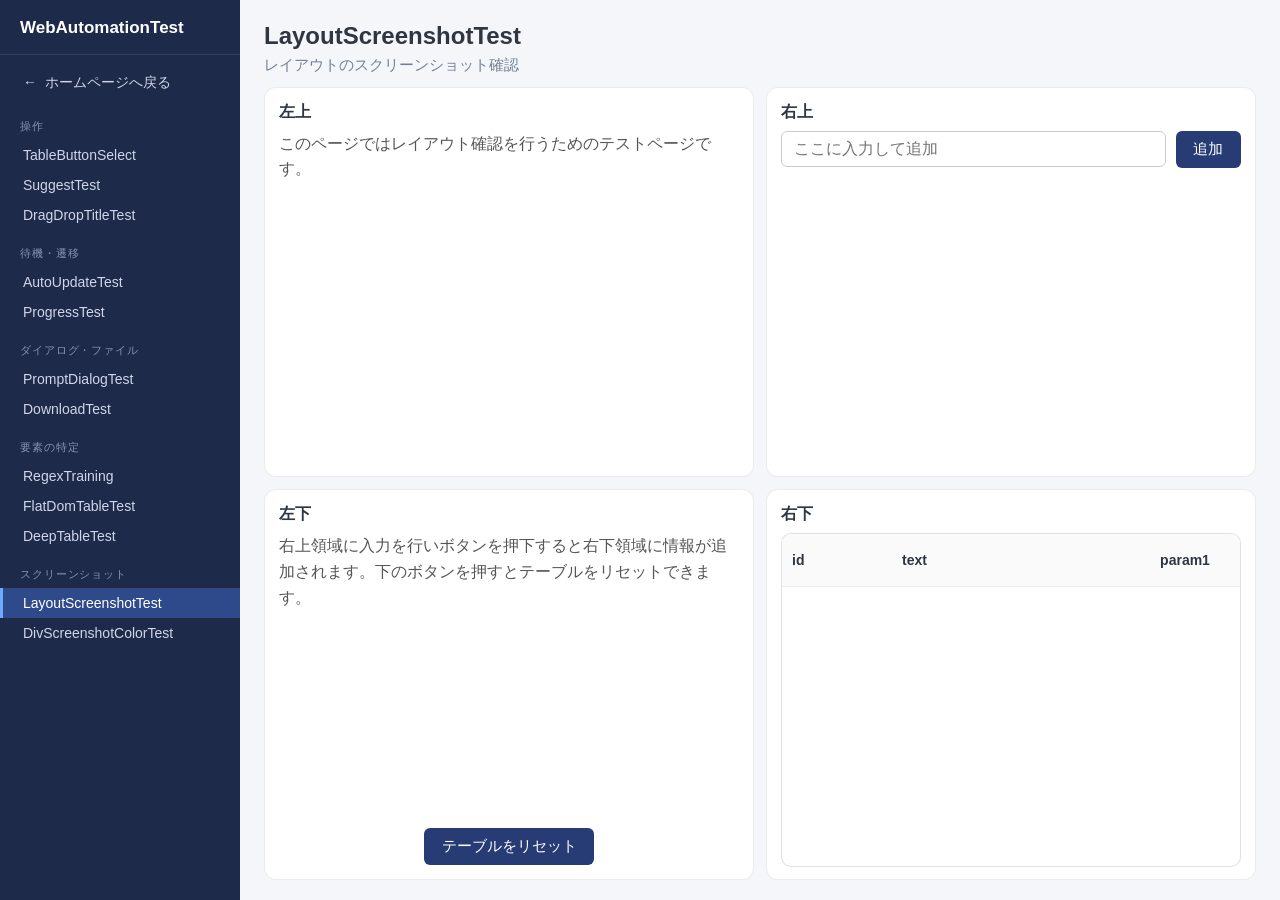
<file: LayoutScreenshotTest.html>
<!DOCTYPE html>
<html lang="ja">
<head>
  <meta charset="UTF-8" />
  <meta name="viewport" content="width=device-width, initial-scale=1" />
  <title>レイアウト確認テスト（スクリーンショット用）</title>
  <link rel="stylesheet" href="assets/common.css">
  <style>
    /* ページ全体を1画面に固定（外側はスクロールさせない） */
    html, body { height: 100%; margin: 0; overflow: hidden; }

    /* サイドバー＋本文を1画面に固定し、本文の残りを4分割する */
    .app { height: 100%; min-height: 0; }
    .page { height: 100vh; display: flex; flex-direction: column; padding: 20px 24px; }
    .topbar { flex: 0 0 auto; }
    .topbar .page-head { margin-bottom: 12px; }

    /* 4領域（2x2） */
    .grid {
      flex: 1 1 auto;
      display: grid;
      grid-template-columns: 1fr 1fr;
      grid-template-rows: 1fr 1fr;
      gap: 12px;
      padding: 0;
      box-sizing: border-box;
      min-height: 0;
    }

    .panel {
      background: #fff;
      border-radius: 12px;
      padding: 14px;
      box-sizing: border-box;
      border: 1px solid rgba(0,0,0,0.08);
      display: flex;
      flex-direction: column;
      min-height: 0;
      overflow: hidden;
    }
    .panel-title { font-weight: bold; margin-bottom: 8px; }
    .panel-body { flex: 1 1 auto; min-height: 0; }

    /* 右上：入力行 */
    .input-row { display: flex; gap: 10px; align-items: center; }
    .input-row input[type="text"] { flex: 1; }

    /* 右下：テーブルはこの領域内だけスクロール */
    .table-wrap {
      border: 1px solid rgba(0,0,0,0.12);
      border-radius: 10px;
      overflow: hidden;
      display: flex;
      flex-direction: column;
      min-height: 0;
      height: 100%;
      background: #fff;
    }
    .table-scroll { overflow: auto; min-height: 0; flex: 1 1 auto; }

    table {
      width: 100%;
      border-collapse: collapse;
      table-layout: fixed;
      font-family: Arial, sans-serif;
      font-size: 14px;
    }
    table th, table td {
      height: 36px;
      border-bottom: 1px solid rgba(0,0,0,0.08);
      padding: 8px 10px;
      text-align: left;
      white-space: nowrap;
      overflow: hidden;
      text-overflow: ellipsis;
      vertical-align: middle;
    }
    th { position: sticky; top: 0; background: #fafafa; z-index: 1; }

    /* カラム幅（スクショ比較向けに固定） */
    .col-id { width: 90px; }
    .col-text { width: auto; }
    .col-p1 { width: 90px; text-align: center; }

    .lb-footer { margin-top: auto; display: flex; justify-content: center; }
    .hint { color: #555; line-height: 1.6; }
  </style>
</head>
<body>
<div class="app">
  <aside class="sidebar" id="sidebar"></aside>
  <script src="assets/site.js"></script>

  <div class="content page">
    <div class="topbar">
      <div class="page-head">
        <h1 class="page-title" id="pageTitle">LayoutScreenshotTest<span class="page-subtitle">レイアウトのスクリーンショット確認</span></h1>
      </div>
    </div>

    <div class="grid">
      <!-- 左上 -->
      <section class="panel" id="panel-lt">
        <div class="panel-title">左上</div>
        <div class="panel-body hint">このページではレイアウト確認を行うためのテストページです。</div>
      </section>

      <!-- 右上 -->
      <section class="panel" id="panel-rt">
        <div class="panel-title">右上</div>
        <div class="panel-body">
          <div class="input-row">
            <input id="inputText" type="text" placeholder="ここに入力して追加" autocomplete="off" />
            <button id="addBtn" type="button">追加</button>
          </div>
        </div>
      </section>

      <!-- 左下 -->
      <section class="panel" id="panel-lb">
        <div class="panel-title">左下</div>
        <div class="panel-body hint">右上領域に入力を行いボタンを押下すると右下領域に情報が追加されます。下のボタンを押すとテーブルをリセットできます。</div>
        <div class="lb-footer">
          <button id="resetBtn" class="reset-btn" type="button">テーブルをリセット</button>
        </div>
      </section>

      <!-- 右下 -->
      <section class="panel" id="panel-rb">
        <div class="panel-title">右下</div>
        <div class="panel-body">
          <div class="table-wrap">
            <div class="table-scroll">
              <table aria-label="result-table">
                <thead>
                  <tr>
                    <th class="col-id">id</th>
                    <th class="col-text">text</th>
                    <th class="col-p1">param1</th>
                  </tr>
                </thead>
                <tbody id="tableBody"></tbody>
              </table>
            </div>
          </div>
        </div>
      </section>
    </div>
  </div>
</div>

  <script>
    let seq = 1;

    const input = document.getElementById("inputText");
    const addBtn = document.getElementById("addBtn");
    const resetBtn = document.getElementById("resetBtn");
    const tbody = document.getElementById("tableBody");

    // id：0001スタートで4桁ゼロ埋め
    const pad4 = (n) => String(n).padStart(4, "0");

    // param1：〇 or × をランダム
    const randomMaruBatsu = () => (Math.random() < 0.5 ? "〇" : "×");

    function addRow(text) {
      const tr = document.createElement("tr");
      [["col-id", pad4(seq)], ["col-text", text], ["col-p1", randomMaruBatsu()]].forEach(([cls, val]) => {
        const td = document.createElement("td");
        td.className = cls;
        td.textContent = val;
        tr.appendChild(td);
      });
      tbody.appendChild(tr);
      seq += 1;
    }

    function resetTable() {
      tbody.innerHTML = "";
      seq = 1;
      input.value = "";
      input.focus();
    }

    addBtn.addEventListener("click", () => {
      const value = input.value;
      if (!value || value.trim() === "") return; // 空入力は追加しない
      addRow(value);
      input.value = "";
      input.focus();
    });

    // Enterでも追加
    input.addEventListener("keydown", (e) => {
      if (e.key === "Enter") addBtn.click();
    });

    resetBtn.addEventListener("click", resetTable);
  </script>
</body>
</html>
</file>
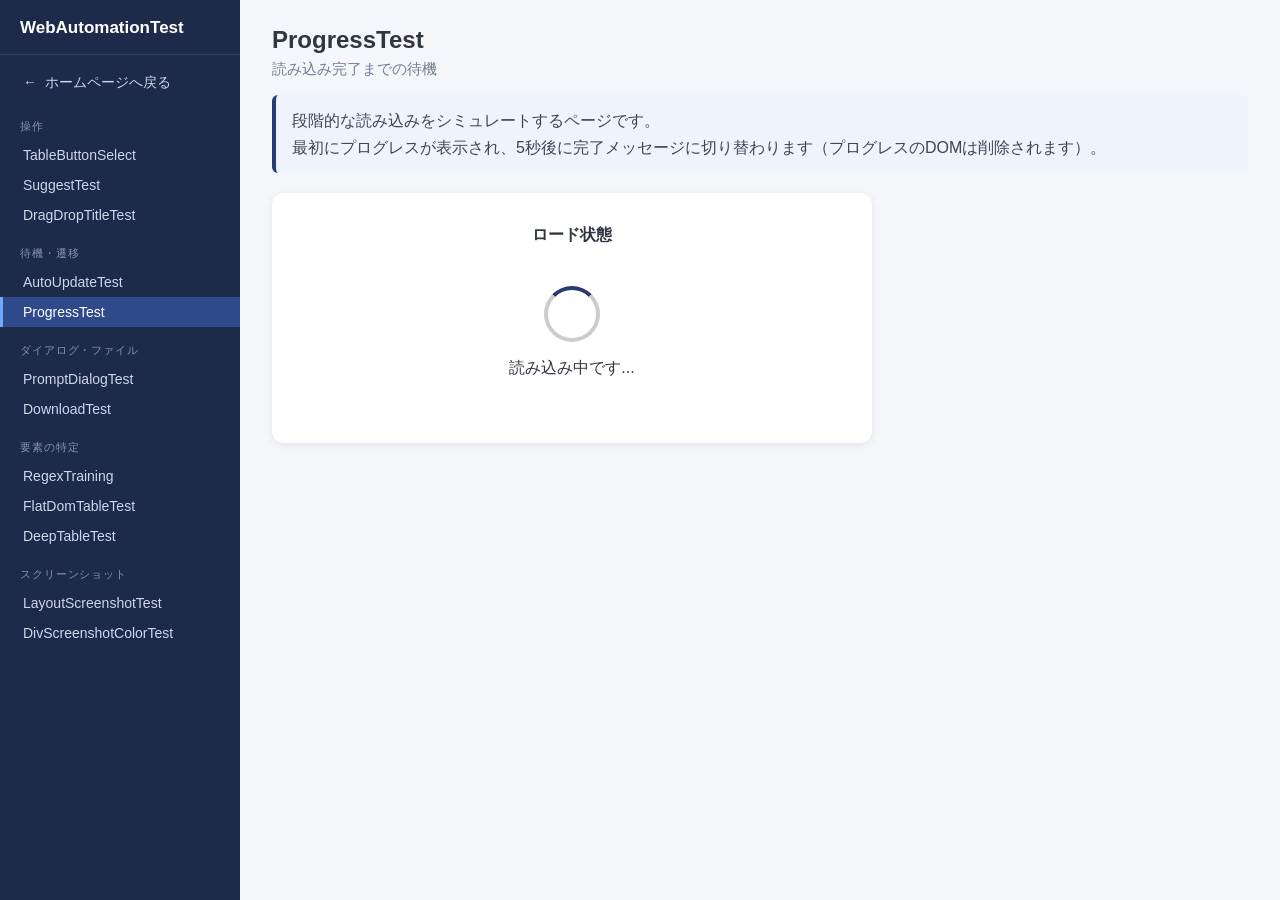
<file: ProgressTest.html>
<!DOCTYPE html>
<html lang="ja">
<head>
  <meta charset="UTF-8">
  <meta name="viewport" content="width=device-width, initial-scale=1">
  <title>読み込みプログレス表示テスト</title>
  <link rel="stylesheet" href="assets/common.css">
  <style>
    main { max-width: 600px; margin: 0; padding: 0; }
    .card { background: #fff; border-radius: 12px; padding: 2rem; text-align: center; box-shadow: var(--shadow); }
    .card-label { font-weight: bold; margin-bottom: .5rem; }
    .progress-wrapper {
      display: flex;
      flex-direction: column;
      align-items: center;
      justify-content: center;
      padding: 2rem 0;
    }
    .spinner {
      width: 48px;
      height: 48px;
      border-radius: 50%;
      border: 4px solid #ccc;
      border-top-color: var(--primary);
      animation: spin 1s linear infinite;
      margin-bottom: 1rem;
    }
    @keyframes spin { to { transform: rotate(360deg); } }
  </style>
</head>
<body>
<div class="app">
  <aside class="sidebar" id="sidebar"></aside>
  <script src="assets/site.js"></script>

  <div class="content">
  <div class="page-head">
    <h1 class="page-title" id="pageTitle">ProgressTest<span class="page-subtitle">読み込み完了までの待機</span></h1>
  </div>

  <p class="page-explain">段階的な読み込みをシミュレートするページです。<br>最初にプログレスが表示され、5秒後に完了メッセージに切り替わります（プログレスのDOMは削除されます）。</p>

  <main>
    <div class="card">
      <div class="card-label">ロード状態</div>

      <!-- 読み込み中エリア -->
      <div id="loadingArea" class="progress-wrapper">
        <div class="spinner"></div>
        <div>読み込み中です...</div>
      </div>

      <!-- 読み込み完了エリア（最初は非表示） -->
      <div id="completeArea" class="progress-wrapper hidden">
        <div>読み込みが完了しました。</div>
      </div>
    </div>
  </main>

  <script>
    window.addEventListener("load", () => {
      const loading = document.getElementById("loadingArea");
      const complete = document.getElementById("completeArea");

      // 5秒後にプログレスDOMを完全削除して完了メッセージを表示
      setTimeout(() => {
        loading.remove();
        complete.classList.remove("hidden");
      }, 5000);
    });
  </script>
  </div>
</div>
</body>
</html>
</file>
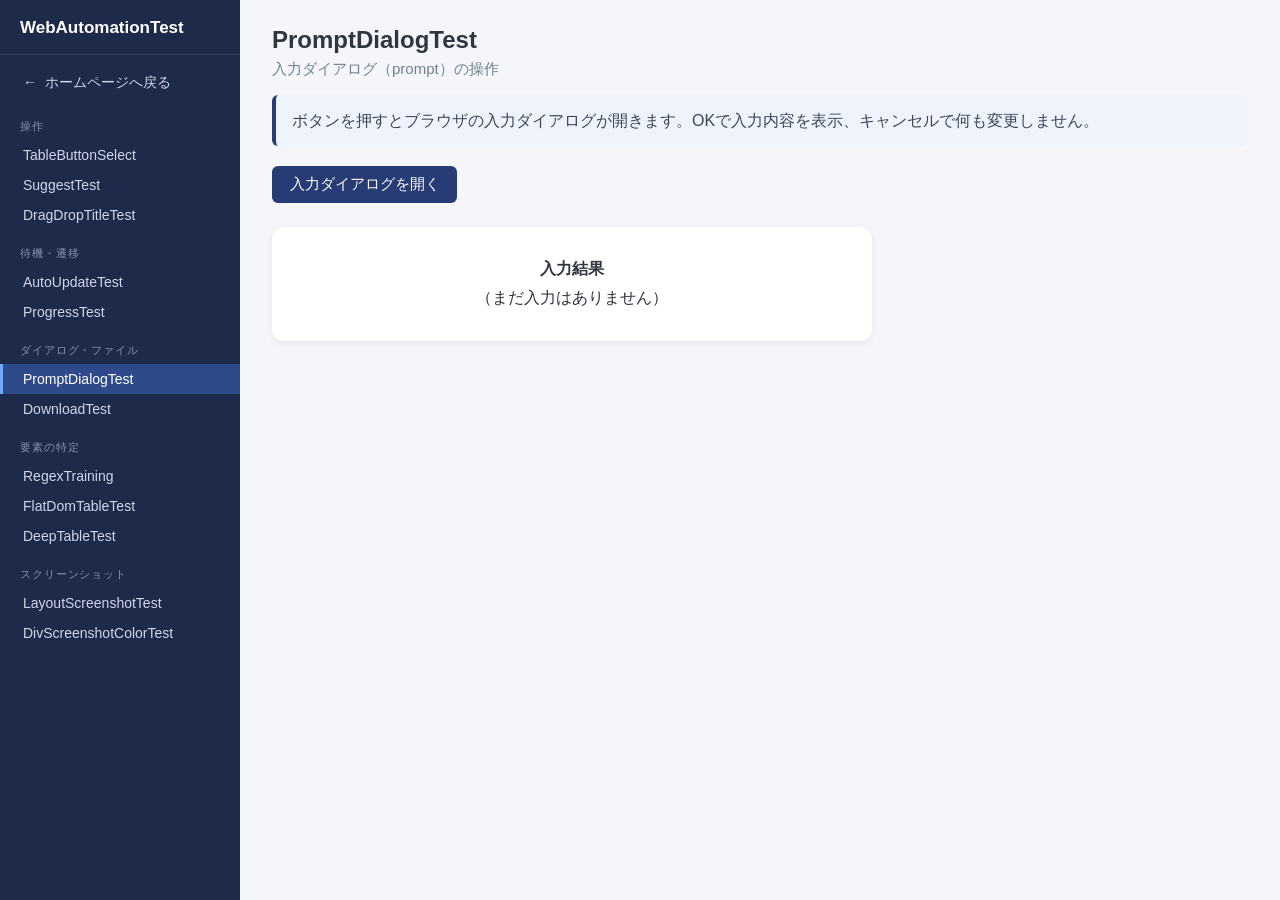
<file: PromptDialogTest.html>
<!DOCTYPE html>
<html lang="ja">
<head>
  <meta charset="UTF-8">
  <meta name="viewport" content="width=device-width, initial-scale=1">
  <title>入力ダイアログ練習</title>
  <link rel="stylesheet" href="assets/common.css">
  <style>
    .container { display: flex; justify-content: flex-start; margin: 0 0 1.5rem; }
    main { max-width: 600px; margin: 0; padding: 0; }
    .card { background: #fff; border-radius: 12px; padding: 2rem; text-align: center; box-shadow: var(--shadow); }
    .card-label { font-weight: bold; margin-bottom: .5rem; }
  </style>
</head>
<body>
<div class="app">
  <aside class="sidebar" id="sidebar"></aside>
  <script src="assets/site.js"></script>

  <div class="content">
  <div class="page-head">
    <h1 class="page-title" id="pageTitle">PromptDialogTest<span class="page-subtitle">入力ダイアログ（prompt）の操作</span></h1>
  </div>

  <p class="page-explain">ボタンを押すとブラウザの入力ダイアログが開きます。OKで入力内容を表示、キャンセルで何も変更しません。</p>

  <div class="container">
    <button id="openPromptBtn" type="button">入力ダイアログを開く</button>
  </div>

  <main>
    <div class="card" id="resultCard">
      <div class="card-label">入力結果</div>
      <div id="resultText">（まだ入力はありません）</div>
    </div>
  </main>

  <script>
    // ① クリックでブラウザの入力ダイアログを表示
    // ② OK の場合、入力テキストを画面に表示（空文字もそのまま表示）
    // ③ キャンセルの場合、何もせず戻る
    document.getElementById('openPromptBtn').addEventListener('click', () => {
      const value = window.prompt('テキストを入力してください');
      if (value === null) return;
      document.getElementById('resultText').textContent = value;
    });
  </script>
  </div>
</div>
</body>
</html>
</file>
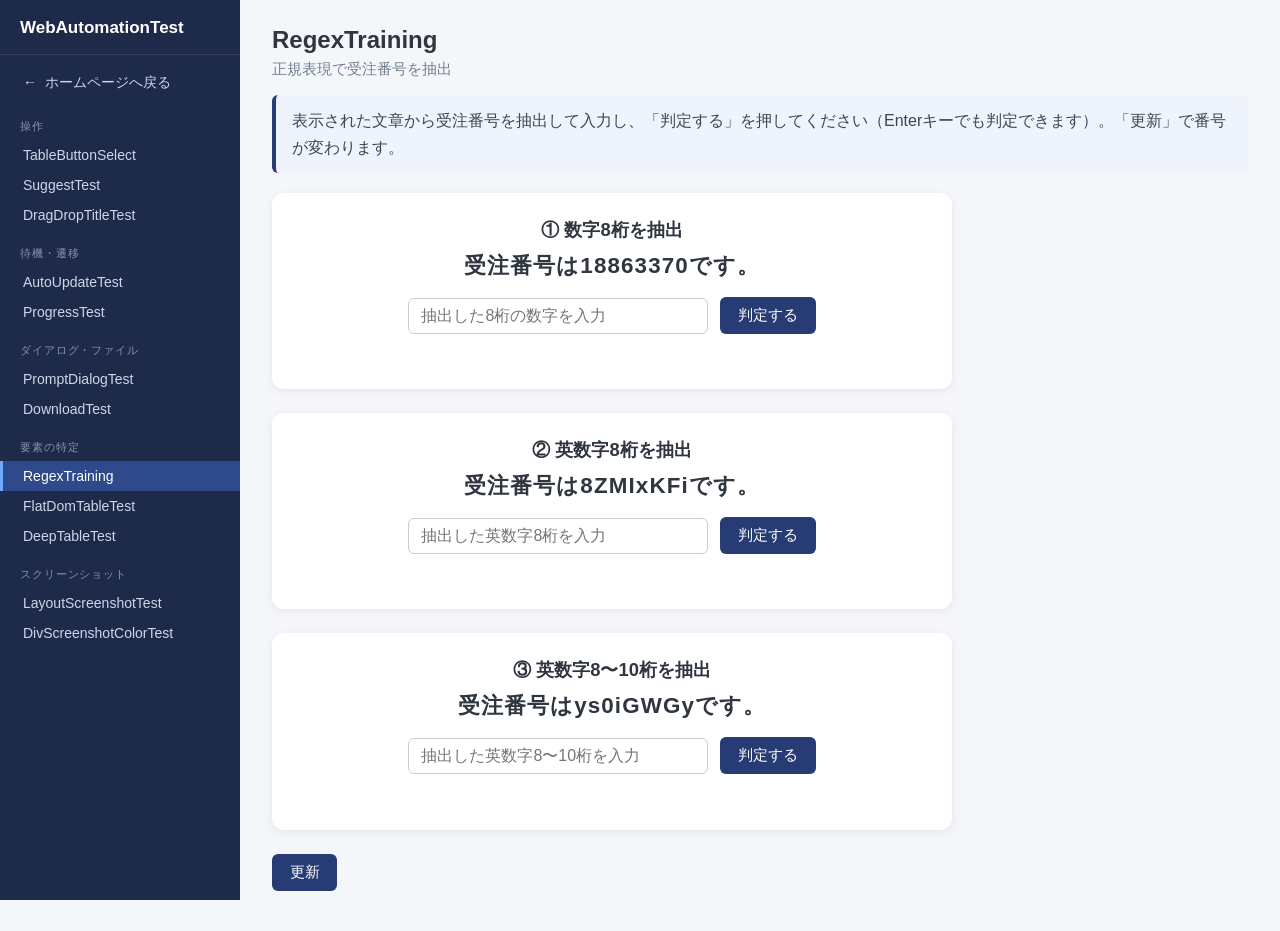
<file: RegexTraining.html>
<!DOCTYPE html>
<html lang="ja">
<head>
  <meta charset="UTF-8">
  <meta name="viewport" content="width=device-width, initial-scale=1">
  <title>Regex Training</title>
  <link rel="stylesheet" href="assets/common.css">
  <style>
    .regex-container {
      display: flex;
      flex-direction: column;
      align-items: flex-start;
      gap: 1.5rem;
      padding: 0;
    }
    .block {
      background: #fff;
      border-radius: 12px;
      padding: 1.5rem 2rem;
      box-shadow: var(--shadow);
      text-align: center;
      width: min(680px, 92vw);
      box-sizing: border-box;
    }
    .title { font-size: 1.15rem; font-weight: bold; margin-bottom: .5rem; }
    .display {
      font-size: 1.4rem;
      font-weight: bold;
      margin: .25rem 0 1rem;
      letter-spacing: .05em;
      user-select: text;
    }
    .row { display: flex; justify-content: center; align-items: center; gap: .75rem; flex-wrap: wrap; }
    .row input[type="text"] { width: 300px; }
    .result { margin-top: .75rem; font-weight: bold; min-height: 1.2em; }
    .ok { color: var(--ok); }
    .ng { color: var(--ng); }
    .toolbar { display: flex; justify-content: flex-start; gap: .75rem; }
  </style>
</head>
<body>
<div class="app">
  <aside class="sidebar" id="sidebar"></aside>
  <script src="assets/site.js"></script>

  <div class="content">
  <div class="page-head">
    <h1 class="page-title" id="pageTitle">RegexTraining<span class="page-subtitle">正規表現で受注番号を抽出</span></h1>
  </div>

  <p class="page-explain">表示された文章から受注番号を抽出して入力し、「判定する」を押してください（Enterキーでも判定できます）。「更新」で番号が変わります。</p>

  <main>
    <div class="regex-container">
      <!-- 数字8桁 -->
      <section class="block" id="block-numeric">
        <div class="title">① 数字8桁を抽出</div>
        <div class="display" id="display-numeric">受注番号はXXXXXXXXです。</div>
        <div class="row">
          <input id="input-numeric" type="text" autocomplete="off" placeholder="抽出した8桁の数字を入力">
          <button id="btn-check-numeric">判定する</button>
        </div>
        <div class="result" id="result-numeric" aria-live="polite"></div>
      </section>

      <!-- 英数字8桁 -->
      <section class="block" id="block-alnum">
        <div class="title">② 英数字8桁を抽出</div>
        <div class="display" id="display-alnum">受注番号はYYYYYYYYです。</div>
        <div class="row">
          <input id="input-alnum" type="text" autocomplete="off" placeholder="抽出した英数字8桁を入力">
          <button id="btn-check-alnum">判定する</button>
        </div>
        <div class="result" id="result-alnum" aria-live="polite"></div>
      </section>

      <!-- 英数字8〜10桁 -->
      <section class="block" id="block-alnum-var">
        <div class="title">③ 英数字8〜10桁を抽出</div>
        <div class="display" id="display-alnum-var">受注番号はZZZZZZZZです。</div>
        <div class="row">
          <input id="input-alnum-var" type="text" autocomplete="off" placeholder="抽出した英数字8〜10桁を入力">
          <button id="btn-check-alnum-var">判定する</button>
        </div>
        <div class="result" id="result-alnum-var" aria-live="polite"></div>
      </section>

      <div class="toolbar">
        <button id="btn-refresh">更新</button>
      </div>
    </div>
  </main>

  <script>
    const ALNUM_CHARS = 'ABCDEFGHIJKLMNOPQRSTUVWXYZabcdefghijklmnopqrstuvwxyz0123456789';

    // 数字8桁を生成（ゼロ埋め）
    function generateNumericId() {
      return String(Math.floor(Math.random() * 1e8)).padStart(8, '0');
    }

    // 指定桁数の英数字を生成
    function generateAlnum(length) {
      let s = '';
      for (let i = 0; i < length; i++) s += ALNUM_CHARS[Math.floor(Math.random() * ALNUM_CHARS.length)];
      return s;
    }

    // 英数字8桁を生成
    function generateAlnumId() {
      return generateAlnum(8);
    }

    // 英数字8〜10桁を生成
    function generateAlnumVarId() {
      return generateAlnum(Math.floor(Math.random() * 3) + 8);
    }

    // 現在表示中の値を取り出す
    function getCurrentValue(displayId) {
      const text = document.getElementById(displayId).innerText;
      const m = text.match(/受注番号は(.+?)です。/);
      return m ? m[1] : '';
    }

    const BLOCKS = [
      { input: 'input-numeric',   display: 'display-numeric',   result: 'result-numeric',   btn: 'btn-check-numeric',   gen: generateNumericId },
      { input: 'input-alnum',     display: 'display-alnum',     result: 'result-alnum',     btn: 'btn-check-alnum',     gen: generateAlnumId },
      { input: 'input-alnum-var', display: 'display-alnum-var', result: 'result-alnum-var', btn: 'btn-check-alnum-var', gen: generateAlnumVarId },
    ];

    function resetResult(resultId) {
      const el = document.getElementById(resultId);
      el.textContent = '';
      el.classList.remove('ok', 'ng');
    }

    // 文の更新
    function renderNewValues() {
      BLOCKS.forEach(b => {
        document.getElementById(b.display).innerText = `受注番号は${b.gen()}です。`;
        document.getElementById(b.input).value = '';
        resetResult(b.result);
      });
    }

    // 判定処理
    function judge(inputId, displayId, resultId) {
      const inputVal = document.getElementById(inputId).value.trim();
      const answer = getCurrentValue(displayId);
      const resultEl = document.getElementById(resultId);
      resultEl.classList.remove('ok', 'ng');

      if (inputVal === '') {
        resultEl.textContent = '入力してください';
        resultEl.classList.add('ng');
        return;
      }

      if (inputVal === answer) {
        resultEl.textContent = '正解';
        resultEl.classList.add('ok');
      } else {
        resultEl.textContent = '不正解';
        resultEl.classList.add('ng');
      }
    }

    window.addEventListener('DOMContentLoaded', () => {
      renderNewValues();
      document.getElementById('btn-refresh').addEventListener('click', renderNewValues);

      BLOCKS.forEach(b => {
        const run = () => judge(b.input, b.display, b.result);
        document.getElementById(b.btn).addEventListener('click', run);
        // Enterキー対応
        document.getElementById(b.input).addEventListener('keydown', (e) => {
          if (e.key === 'Enter') run();
        });
      });
    });
  </script>
  </div>
</div>
</body>
</html>
</file>
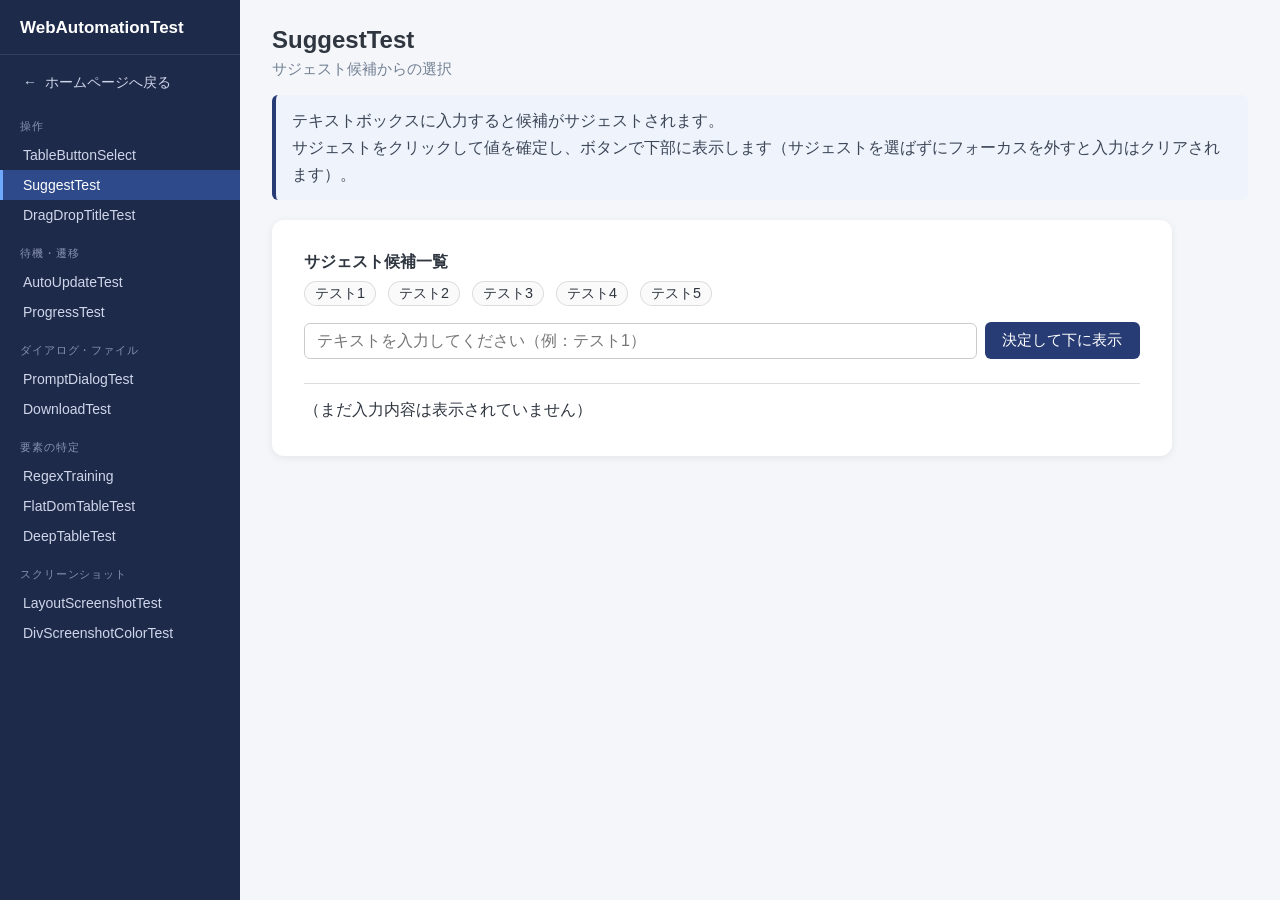
<file: SuggestTest.html>
<!DOCTYPE html>
<html lang="ja">
<head>
  <meta charset="UTF-8">
  <meta name="viewport" content="width=device-width, initial-scale=1">
  <title>サジェスト入力テスト</title>
  <link rel="stylesheet" href="assets/common.css">
  <style>
    main { max-width: 900px; margin: 0; padding: 0; }
    .card { background: #fff; border-radius: 12px; box-shadow: var(--shadow); }
    .suggest-container { padding: 2rem; }
    .section-label { font-weight: bold; margin-bottom: .5rem; }
    .suggest-input-row { display: flex; gap: 8px; align-items: center; margin-bottom: 0.5rem; }
    .suggest-input-row input[type="text"] { flex: 1; }
    .suggest-list-box { position: relative; }
    .suggest-dropdown {
      position: absolute;
      top: 100%;
      left: 0;
      right: 0;
      background: #fff;
      border: 1px solid #ccc;
      border-radius: 6px;
      max-height: 150px;
      overflow-y: auto;
      z-index: 10;
      box-shadow: var(--shadow);
    }
    .suggest-item { padding: 6px 10px; cursor: pointer; }
    .suggest-item:hover { background: #f0f0f0; }
    .candidate-list { margin-bottom: 1rem; font-size: 0.9rem; }
    .candidate-list span {
      display: inline-block;
      margin-right: 8px;
      padding: 2px 10px;
      border: 1px solid var(--border);
      border-radius: 999px;
      background: #fafafa;
    }
    #resultArea { margin-top: 1.5rem; padding-top: 1rem; border-top: 1px solid #ddd; min-height: 1.5em; }
  </style>
</head>
<body>
<div class="app">
  <aside class="sidebar" id="sidebar"></aside>
  <script src="assets/site.js"></script>

  <div class="content">
  <div class="page-head">
    <h1 class="page-title" id="pageTitle">SuggestTest<span class="page-subtitle">サジェスト候補からの選択</span></h1>
  </div>

  <p class="page-explain">テキストボックスに入力すると候補がサジェストされます。<br>サジェストをクリックして値を確定し、ボタンで下部に表示します（サジェストを選ばずにフォーカスを外すと入力はクリアされます）。</p>

  <main>
    <div class="card">
      <div class="suggest-container">
        <div class="section-label">サジェスト候補一覧</div>
        <div class="candidate-list" id="candidateList">
          <span>テスト1</span>
          <span>テスト2</span>
          <span>テスト3</span>
          <span>テスト4</span>
          <span>テスト5</span>
        </div>

        <div class="suggest-list-box">
          <div class="suggest-input-row">
            <input type="text" id="suggestInput" placeholder="テキストを入力してください（例：テスト1）" autocomplete="off">
            <button id="submitBtn">決定して下に表示</button>
          </div>
          <div id="suggestDropdown" class="suggest-dropdown hidden"></div>
        </div>

        <div id="resultArea">
          <span id="resultText">（まだ入力内容は表示されていません）</span>
        </div>
      </div>
    </div>
  </main>

  <script>
    const candidates = ["テスト1", "テスト2", "テスト3", "テスト4", "テスト5"];

    const input = document.getElementById("suggestInput");
    const dropdown = document.getElementById("suggestDropdown");
    const submitBtn = document.getElementById("submitBtn");
    const resultText = document.getElementById("resultText");

    let isSelectingSuggestion = false;   // サジェストクリック中かどうか
    let selectedFromSuggestion = false;  // サジェストから選択したかどうか
    let selectedValue = "";              // 最後にサジェストで選んだ値

    input.addEventListener("input", () => {
      const value = input.value.trim();

      // キーボード入力が行われたら確定状態をリセット
      selectedFromSuggestion = false;
      selectedValue = "";

      if (!value) {
        clearSuggestions();
        return;
      }

      // 先頭一致する候補だけ表示
      const matched = candidates.filter(c => c.startsWith(value));
      if (matched.length === 0) {
        clearSuggestions();
        return;
      }

      dropdown.innerHTML = "";
      matched.forEach(item => {
        const div = document.createElement("div");
        div.textContent = item;
        div.className = "suggest-item";

        // blur より先に動くよう mousedown で確定
        div.addEventListener("mousedown", (e) => {
          e.preventDefault();
          isSelectingSuggestion = true;
          input.value = item;
          selectedFromSuggestion = true;
          selectedValue = item;
          clearSuggestions();
        });

        dropdown.appendChild(div);
      });

      dropdown.classList.remove("hidden");
    });

    // フォーカスが外れたとき：サジェスト選択以外なら入力をクリア
    input.addEventListener("blur", () => {
      setTimeout(() => {
        if (!isSelectingSuggestion) {
          input.value = "";
        }
        clearSuggestions();
        isSelectingSuggestion = false;
      }, 0);
    });

    submitBtn.addEventListener("click", () => {
      const value = input.value.trim();

      // サジェストから選んだ値以外は受け付けない
      if (!selectedFromSuggestion || value !== selectedValue) {
        resultText.textContent = "サジェストから選択した値のみ使用できます。";
        return;
      }

      resultText.textContent = value ? `入力内容：${value}` : "入力内容がありません。";
    });

    function clearSuggestions() {
      dropdown.innerHTML = "";
      dropdown.classList.add("hidden");
    }
  </script>
  </div>
</div>
</body>
</html>
</file>
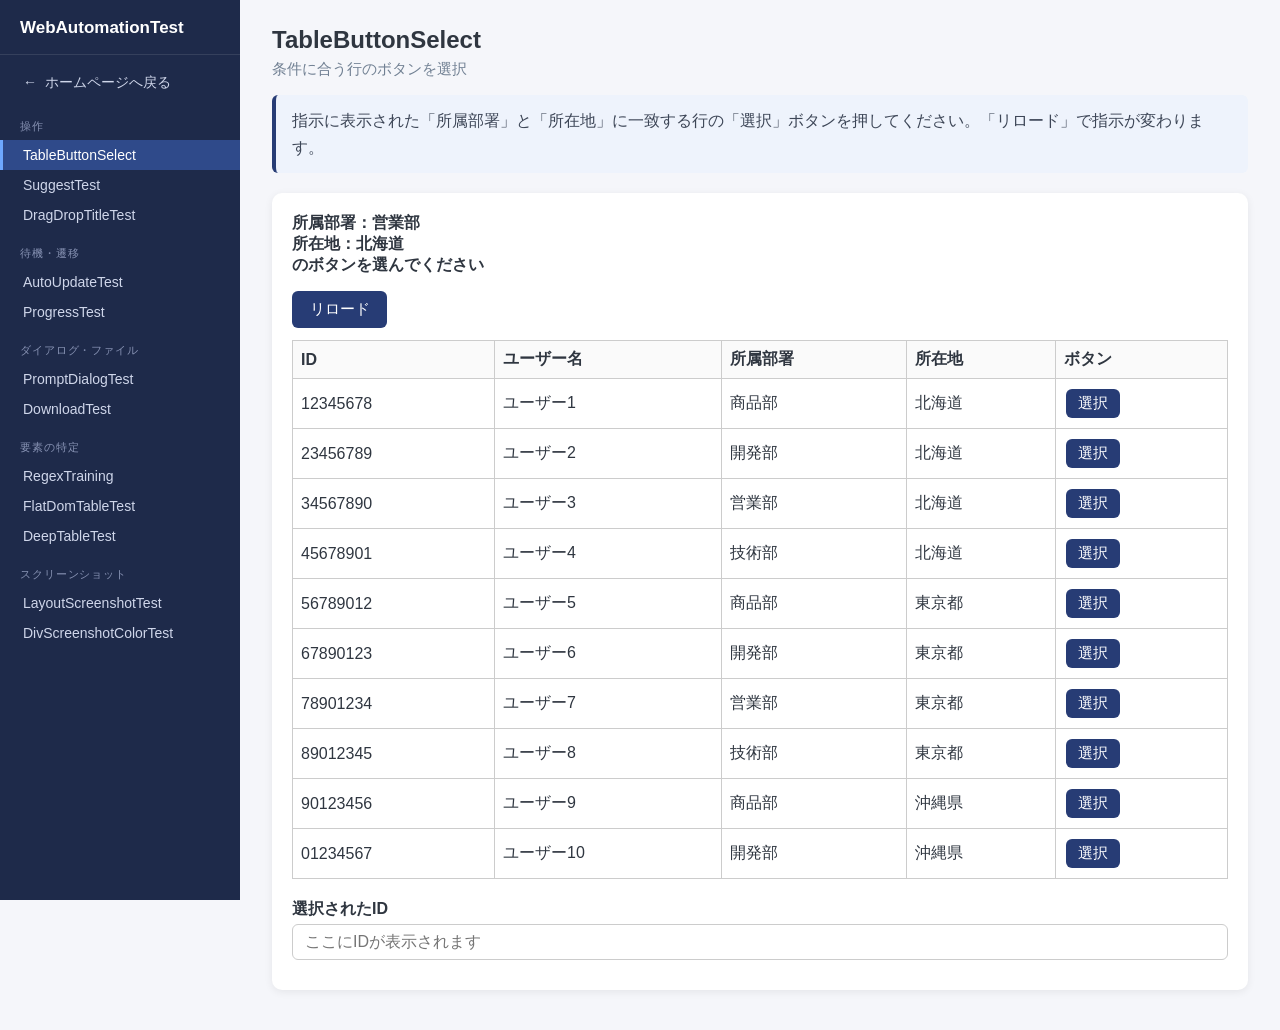
<file: TableButtonSelect.html>
<!DOCTYPE html>
<html lang="ja">
<head>
  <meta charset="UTF-8" />
  <meta name="viewport" content="width=device-width, initial-scale=1" />
  <title>ユーザー一覧（固定値）</title>
  <link rel="stylesheet" href="assets/common.css">
  <style>
    .container { max-width: 960px; margin: 0; padding: 20px; background: #fff; border-radius: var(--radius); box-shadow: var(--shadow); }
    table { width: 100%; border-collapse: collapse; margin-top: 12px; }
    th, td { border: 1px solid #ccc; padding: 8px; text-align: left; }
    th { background: #fafafa; }
    td button { padding: 4px 12px; margin: 2px; }
    .result { margin-top: 20px; }
    .result label { display: block; margin-bottom: 4px; font-weight: bold; }
    #resultBox { width: 100%; }
    .instruction { margin-bottom: 15px; font-weight: bold; white-space: pre-line; }
    .judge { margin-top: 10px; font-weight: bold; }
  </style>
</head>
<body>
<div class="app">
  <aside class="sidebar" id="sidebar"></aside>
  <script src="assets/site.js"></script>

  <div class="content">
  <div class="page-head">
    <h1 class="page-title" id="pageTitle">TableButtonSelect<span class="page-subtitle">条件に合う行のボタンを選択</span></h1>
  </div>

  <p class="page-explain">指示に表示された「所属部署」と「所在地」に一致する行の「選択」ボタンを押してください。「リロード」で指示が変わります。</p>

  <div class="container">
    <div class="instruction" id="instruction"></div>
    <button onclick="resetInstruction()">リロード</button>
    <table>
      <thead>
        <tr>
          <th>ID</th>
          <th>ユーザー名</th>
          <th>所属部署</th>
          <th>所在地</th>
          <th>ボタン</th>
        </tr>
      </thead>
      <tbody id="tableBody">
        <tr><td>12345678</td><td>ユーザー1</td><td>商品部</td><td>北海道</td><td><button onclick="showId('12345678')">選択</button></td></tr>
        <tr><td>23456789</td><td>ユーザー2</td><td>開発部</td><td>北海道</td><td><button onclick="showId('23456789')">選択</button></td></tr>
        <tr><td>34567890</td><td>ユーザー3</td><td>営業部</td><td>北海道</td><td><button onclick="showId('34567890')">選択</button></td></tr>
        <tr><td>45678901</td><td>ユーザー4</td><td>技術部</td><td>北海道</td><td><button onclick="showId('45678901')">選択</button></td></tr>
        <tr><td>56789012</td><td>ユーザー5</td><td>商品部</td><td>東京都</td><td><button onclick="showId('56789012')">選択</button></td></tr>
        <tr><td>67890123</td><td>ユーザー6</td><td>開発部</td><td>東京都</td><td><button onclick="showId('67890123')">選択</button></td></tr>
        <tr><td>78901234</td><td>ユーザー7</td><td>営業部</td><td>東京都</td><td><button onclick="showId('78901234')">選択</button></td></tr>
        <tr><td>89012345</td><td>ユーザー8</td><td>技術部</td><td>東京都</td><td><button onclick="showId('89012345')">選択</button></td></tr>
        <tr><td>90123456</td><td>ユーザー9</td><td>商品部</td><td>沖縄県</td><td><button onclick="showId('90123456')">選択</button></td></tr>
        <tr><td>01234567</td><td>ユーザー10</td><td>開発部</td><td>沖縄県</td><td><button onclick="showId('01234567')">選択</button></td></tr>
      </tbody>
    </table>
    <div class="result">
      <label for="resultBox">選択されたID</label>
      <input id="resultBox" type="text" placeholder="ここにIDが表示されます" readonly />
      <div id="judgeResult" class="judge"></div>
    </div>
  </div>

<script>
let targetId = null;

function showId(id) {
  document.getElementById('resultBox').value = id;
  const judge = document.getElementById('judgeResult');
  if (id === targetId) {
    judge.textContent = '正解！';
    judge.style.color = 'green';
  } else {
    judge.textContent = '不正解';
    judge.style.color = 'red';
  }
}

function resetInstruction() {
  const rows = document.querySelectorAll('#tableBody tr');
  const randomRow = rows[Math.floor(Math.random() * rows.length)];
  const dept = randomRow.cells[2].textContent;
  const loc = randomRow.cells[3].textContent;
  targetId = randomRow.cells[0].textContent;
  document.getElementById('instruction').textContent = `所属部署：${dept}\n所在地：${loc}\nのボタンを選んでください`;
  document.getElementById('judgeResult').textContent = '';
}

document.addEventListener('DOMContentLoaded', resetInstruction);
</script>
  </div>
</div>
</body>
</html>
</file>
<file: assets/common.css>
/* =========================================================
   common.css : 全ページ共通スタイル
   ========================================================= */
:root {
  --primary: #273c75;
  --primary-hover: #40739e;
  --bg: #f5f6fa;
  --surface: #ffffff;
  --text: #2f3640;
  --muted: #718093;
  --border: rgba(0, 0, 0, 0.12);
  --ok: #27ae60;
  --ng: #e74c3c;
  --radius: 10px;
  --shadow: 0 2px 8px rgba(0, 0, 0, 0.07);
  --sidebar-bg: #1e2a4a;
  --sidebar-active: #2f4a8a;
  --info-bg: #eef3fc;
}

body {
  margin: 0;
  background: var(--bg);
  font-family: "Segoe UI", "Hiragino Sans", "Meiryo", sans-serif;
  background: var(--bg);
  color: var(--text);
}

/* =========================================================
   テストページ：サイドバー＋本文の2カラム
   ========================================================= */
.app {
  display: grid;
  grid-template-columns: 240px minmax(0, 1fr);
  min-height: 100vh;
}

/* ---------- 左サイドバー ---------- */
.sidebar {
  position: sticky;
  top: 0;
  height: 100vh;
  overflow-y: auto;
  background: var(--sidebar-bg);
  color: #cfd6ea;
  padding-bottom: 24px;
  box-sizing: border-box;
}
.sidebar-logo {
  color: #fff;
  font-weight: bold;
  font-size: 17px;
  padding: 18px 20px 16px;
  border-bottom: 1px solid rgba(255, 255, 255, 0.1);
}
.sidebar-nav a {
  display: block;
  padding: 7px 20px;
  color: #cfd6ea;
  text-decoration: none;
  font-size: 14px;
  border-left: 3px solid transparent;
}
.sidebar-nav a:hover {
  background: rgba(255, 255, 255, 0.07);
  color: #fff;
}
.sidebar-nav a.is-current {
  background: var(--sidebar-active);
  color: #fff;
  border-left-color: #6ea8ff;
}
/* ホームページへ戻る */
.sidebar-nav .link_container {
  padding: 12px 0 4px;
}
.sidebar-nav .nav-home::before {
  content: "←";
  margin-right: 8px;
}
.nav-cat {
  font-size: 11px;
  letter-spacing: 0.08em;
  color: #8792b3;
  padding: 16px 20px 6px;
}

/* ---------- 本文エリア ---------- */
.content {
  padding: 24px 32px 40px;
  box-sizing: border-box;
  min-width: 0;
}
.page-head {
  margin-bottom: 16px;
}
.page-title {
  margin: 0;
  font-size: 24px;
  font-weight: bold;
  line-height: 1.3;
}
.page-subtitle {
  display: block;
  margin-top: 4px;
  font-size: 15px;
  font-weight: normal;
  color: var(--muted);
}

/* ---------- ページ説明 ---------- */
.page-explain {
  margin: 0 0 20px;
  padding: 12px 16px;
  background: var(--info-bg);
  border-left: 4px solid var(--primary);
  border-radius: 6px;
  color: #3d4657;
  line-height: 1.7;
}

/* 画面幅が狭い場合はサイドバーを上に */
@media (max-width: 800px) {
  .app {
    grid-template-columns: 1fr;
  }
  .sidebar {
    position: static;
    height: auto;
    max-height: 40vh;
  }
  .content {
    padding: 20px 16px 32px;
  }
}

/* ---------- 共通フォーム部品 ---------- */
button {
  padding: 0.5rem 1.1rem;
  font-size: 0.95rem;
  font-family: inherit;
  color: #fff;
  background: var(--primary);
  border: none;
  border-radius: 6px;
  cursor: pointer;
  transition: background 0.2s;
}
button:hover {
  background: var(--primary-hover);
}
button:disabled {
  opacity: 0.6;
  cursor: not-allowed;
  background: var(--primary);
}
button.secondary {
  color: var(--primary);
  background: #fff;
  border: 1px solid var(--primary);
}
button.secondary:hover {
  background: #eef1f8;
}

input[type="text"],
input[type="number"],
textarea {
  padding: 0.5rem 0.75rem;
  font-size: 1rem;
  font-family: inherit;
  border: 1px solid #ccc;
  border-radius: 6px;
  box-sizing: border-box;
}

/* ---------- 共通カード ---------- */
.surface {
  background: var(--surface);
  border-radius: var(--radius);
  box-shadow: var(--shadow);
  padding: 1.5rem;
}

.hidden {
  display: none !important;
}
</file>
